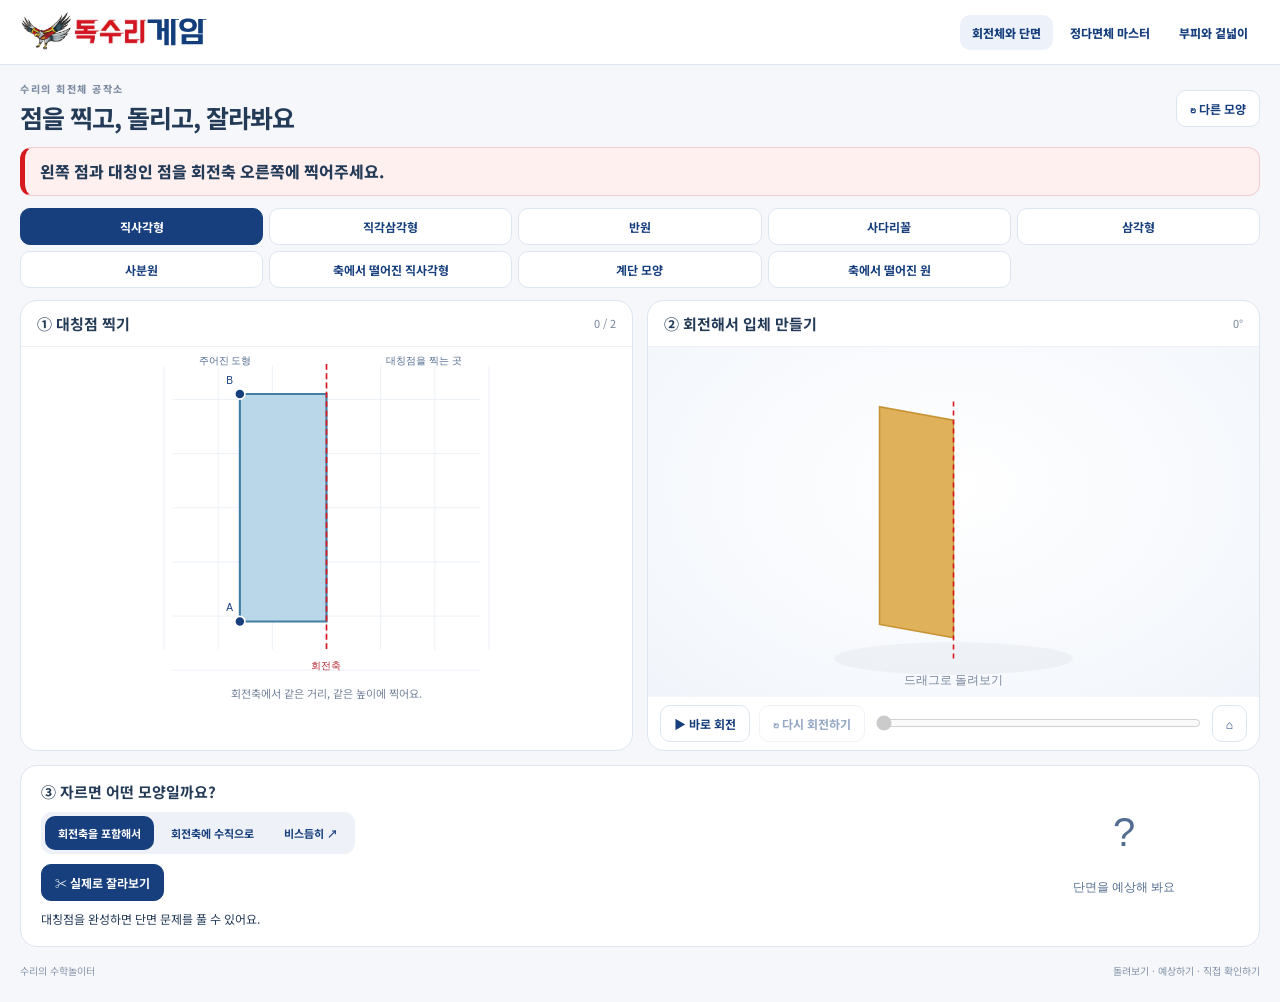
<file: index.html>
<!doctype html><html lang="ko"><head><meta charset="utf-8"><meta name="viewport" content="width=device-width,initial-scale=1"><title>수리의 입체도형 연구소</title><meta name="description" content="대칭점을 찍어 회전체를 만들고, 정다면체와 기둥·뿔·구의 부피와 겉넓이를 탐구해요."><meta property="og:title" content="수리의 입체도형 연구소"><meta property="og:image" content="https://eaglemath7.github.io/suri-solids/share-solids.png"><meta name="twitter:card" content="summary_large_image"><link rel="stylesheet" href="style.css?v=free-oblique"></head><body>
<header><a href="https://eaglemath7.github.io/eagle-games/" target="_top" aria-label="독수리 게임 모음"><img src="logo-games.svg" alt="독수리 게임"></a><nav id="moduleNav" aria-label="학습 주제"><a href="#revolve">회전체와 단면</a><a href="#poly">정다면체 마스터</a><a href="#measure">부피와 겉넓이</a></nav></header>
<main><section id="revolve" class="module"><div class="title"><div><p class="eyebrow">수리의 회전체 공작소</p><h1>점을 찍고, 돌리고, 잘라봐요</h1></div><button id="revNext">↻ 다른 모양</button></div><div class="question" id="revQuestion" role="status">왼쪽 점과 대칭인 점을 회전축 오른쪽에 찍어주세요.</div><div class="shape-row" id="profileButtons"><button data-profile="cylinder" class="active">직사각형 → 회전</button><button data-profile="cone">직각삼각형 → 회전</button><button data-profile="sphere">반원 → 회전</button></div>
<div class="revolve-grid"><article class="panel"><div class="panel-head"><h2>① 대칭점 찍기</h2><span id="pointCount">0 / 2</span></div><svg id="profile" viewBox="0 0 420 390" role="img" aria-label="왼쪽 도형의 대칭점을 오른쪽에 찍는 활동"></svg><p class="small-hint">회전축에서 같은 거리, 같은 높이에 찍어요.</p></article><article class="panel"><div class="panel-head"><h2>② 회전해서 입체 만들기</h2><span id="angleLabel">0°</span></div><canvas id="revCanvas" aria-label="회전하는 평면과 만들어지는 회전체"></canvas><div class="tools"><button id="quickSpin">▶ 바로 회전</button><button id="spin" disabled>↻ 다시 회전하기</button><input id="spinProgress" type="range" min="0" max="360" value="0" aria-label="회전 각도" disabled><button id="revHome" aria-label="회전체 처음 시점">⌂</button></div></article></div>
<article class="panel slice-panel"><div class="slice-left"><h2>③ 자르면 어떤 모양일까요?</h2><div class="seg" id="sliceButtons"><button data-slice="axis" class="active">회전축을 포함해서</button><button data-slice="level">회전축에 수직으로</button><button data-slice="oblique">비스듬히 ↗</button></div><label id="heightControl" hidden>자르는 높이 <input id="sliceHeight" type="range" min="-80" max="80" value="0"></label><label id="tiltControl" hidden>기울기 <input id="sliceTilt" type="range" min="10" max="75" value="35"><output id="tiltValue">35°</output></label><div id="sliceChoices" hidden></div><button id="showSection" class="primary">✂ 실제로 잘라보기</button><p id="sliceMessage" role="status">대칭점을 완성하면 단면 문제를 풀 수 있어요.</p></div><div class="slice-result"><svg id="sliceSvg" viewBox="0 0 220 150" role="img" aria-label="잘랐을 때 나타나는 단면"></svg><button id="restoreSolid" hidden>입체 다시 보기</button></div></article></section>
<section id="poly" class="module" hidden><details class="poly-definition" open><summary>정다면체란?</summary><p>모든 면이 서로 <strong>합동인 정다각형</strong>이고, 각 꼭짓점에 모이는 <strong>면의 개수가 모두 같은</strong> 다면체예요.</p></details><div class="title"><div><p class="eyebrow">수리의 수학놀이터</p><h1>정다면체 마스터</h1></div><button id="polyNext">↻ 다음 문제</button></div><div id="polyQuestion" class="question" role="status">정다면체를 돌려 보며 면·모서리·꼭짓점을 세어보세요.</div><div id="polyButtons" class="shape-row"><button data-poly="4">정사면체</button><button data-poly="6" class="active">정육면체</button><button data-poly="8">정팔면체</button><button data-poly="12">정십이면체</button><button data-poly="20">정이십면체</button><div class="thought-tools"><a class="poly-summary-link" href="summary.html">한 장 정리</a><button data-poly="-6">정삼각형 6개</button><button data-poly="-10">정삼각형 10개</button><button data-poly="-32">축구공 모양</button></div></div><div class="explore-grid"><article class="panel"><div id="cubeNetPicker" class="cube-net-picker"><div class="cube-net-heading"><b id="polyNetHeading">정육면체 전개도 11</b><span>작은 그림을 누르면 그 모양으로 펼쳐져요.</span></div><div id="cubeNetList" aria-label="정육면체 전개도 11가지"></div></div><div class="poly-stage"><div class="poly-stage-toolbar"><button id="polyDragCut" type="button" aria-pressed="false">✂ 그어서 자르기</button><button id="polySliceToggle" class="poly-slice-toggle" aria-pressed="false">도형을 자른 단면 보기</button></div><div id="polySliceInset" class="poly-slice-inset" hidden><svg id="polySliceSvg" viewBox="0 0 120 110" aria-label="정다면체를 자른 단면 모양"></svg><strong id="polySliceName"></strong></div><svg id="polyCutGuide" class="poly-cut-guide" aria-hidden="true" hidden></svg><canvas id="polyCanvas" aria-label="접고 펼칠 수 있는 정다면체와 전개도"></canvas><div id="countSuri" class="count-suri" hidden aria-hidden="true"><svg viewBox="0 610 650 570" aria-hidden="true"><image href="suri-flying.png" width="1312" height="1199"/></svg><span id="countNumber"></span></div></div><div id="countHelpBar" class="count-help-bar" hidden><strong id="countStatus" role="status"></strong><label><input id="countVoice" type="checkbox" checked> 숫자 읽기</label><button id="countStop" type="button">세기 멈추기</button></div><div id="polySliceControls" class="poly-slice-controls" hidden><div id="polySliceDirections"><button data-poly-cut="level" class="active">가로</button><button data-poly-cut="vertical">세로</button><button data-poly-cut="oblique">비스듬히</button></div><label>위치 <input id="polySlicePosition" type="range" min="-90" max="90" value="0" aria-label="정다면체 자르는 위치"></label></div><div id="polyObliqueAngles" class="poly-oblique-angles" hidden><label>기울기 <input id="polySliceTilt" type="range" min="1" max="89" value="55" aria-label="자르는 평면의 기울기"><output id="polyTiltValue">55°</output></label><label>방향 <input id="polySliceAzimuth" type="range" min="0" max="359" value="45" aria-label="자르는 평면의 방향"><output id="polyAzimuthValue">45°</output></label></div><div class="poly-transport" id="polyTransport"><button id="polyUnfold" class="primary">▶ 전개도로 펼치기</button><button id="polyFold" disabled>↶ 다시 접기</button><span id="polyFoldState" role="status">입체도형</span></div><div class="poly-scrubber" id="polyScrubber"><span>입체</span><input id="polyProgress" type="range" min="0" max="1000" value="0" aria-label="정다면체 펼친 정도"><span>전개도</span></div><p class="net-key" id="polyLineKey"><span>━ 자른 선</span><span>┄ 접는 선</span></p><div class="tools"><label><input id="showVertices" type="checkbox"> 꼭짓점 표시</label><label><input id="showEdges" type="checkbox" checked> 모서리 표시</label><label class="opacity-control">투명도 <input id="polyOpacity" type="range" min="0" max="80" value="50" aria-label="정다면체 면의 투명도"><output id="polyOpacityValue">50%</output></label><button id="polyHome" aria-label="정다면체 처음 시점">⌂</button></div><p class="small-hint" id="polyGestureHint">드래그해서 돌려봐요. 개수 문제는 접은 입체 기준이에요.</p></article><article class="panel poly-card"><h2 id="polyCardTitle">직접 세어봐요</h2><details class="poly-info-details" open><summary>도형 설명 <span class="inline-suri-help">(도움이 필요하면 수리를 눌러봐)</span></summary><p id="polyFaceInfo"></p><p id="parallelNote" class="parallel-note"></p></details><div id="thoughtPanel" hidden><p class="thought-prompt">이 입체는 정다면체일까요?</p><div class="thought-choices"><button data-verdict="yes">정다면체예요</button><button data-verdict="no">정다면체가 아니에요</button></div><p id="thoughtFeedback" role="status">정다면체의 두 조건을 떠올리며 먼저 골라보세요.</p><div id="thoughtInspect" hidden></div><div id="thoughtFaceCompare" hidden></div></div><form id="polyForm"><div class="count-answer-row"><label for="faceAnswer">면</label><div class="answer-control"><input id="faceAnswer" type="number" min="1" max="50" required inputmode="numeric"><span>개</span><button type="button" class="suri-count-help" data-count="face" aria-label="수리와 면 세기" title="수리와 면 세기"><svg viewBox="490 55 470 480" aria-hidden="true"><image href="suri-character.png" width="1312" height="1199"/></svg></button></div></div><div class="count-answer-row"><label for="edgeAnswer">모서리</label><div class="answer-control"><input id="edgeAnswer" type="number" min="1" max="100" required inputmode="numeric"><span>개</span><button type="button" class="suri-count-help" data-count="edge" aria-label="수리와 모서리 세기" title="수리와 모서리 세기"><svg viewBox="490 55 470 480" aria-hidden="true"><image href="suri-character.png" width="1312" height="1199"/></svg></button></div></div><div class="count-answer-row"><label for="vertexAnswer">꼭짓점</label><div class="answer-control"><input id="vertexAnswer" type="number" min="1" max="100" required inputmode="numeric"><span>개</span><button type="button" class="suri-count-help" data-count="vertex" aria-label="수리와 꼭짓점 세기" title="수리와 꼭짓점 세기"><svg viewBox="490 55 470 480" aria-hidden="true"><image href="suri-character.png" width="1312" height="1199"/></svg></button></div></div><button class="primary" type="submit">내 답 확인하기</button><button id="polyHint" type="button" aria-expanded="false" aria-controls="polyFacts">💡 힌트 보기</button></form><p id="polyMessage" role="status">면을 이루는 도형과 한 꼭짓점에 모이는 면을 살펴보세요.</p><div id="polyFacts" hidden></div></article></div><details class="panel thinking"><summary>정다면체는 왜 다섯 가지뿐일까요?</summary><p>한 꼭짓점에는 <b>3개 이상의 면</b>이 모여야 해요. 모인 각의 합이 <b>360°보다 작아야</b> 볼록한 입체로 접을 수 있어요. 360°이면 평평해지고, 360°를 넘으면 면이 겹쳐요.</p><div id="angleDemo"></div></details></section>
<section id="measure" class="module" hidden><div class="title"><div><p class="eyebrow">수리의 부피·겉넓이 실험실</p><h1>크기를 바꾸며 원리를 찾아요</h1></div><button id="measureNext">↻ 새 크기</button></div><div class="shape-row" id="measureButtons"><button data-solid="cylinder" class="active">원기둥</button><button data-solid="cone">원뿔</button><button data-solid="sphere">구</button><button data-solid="prism">정사각기둥</button><button data-solid="pyramid">정사각뿔</button></div><div class="question" id="measureQuestion" role="status">부피를 구하는 식을 골라주세요.</div><div class="explore-grid"><article class="panel"><canvas id="measureCanvas" aria-label="크기를 바꿀 수 있는 기둥·뿔·구"></canvas><div class="size-controls"><label><span id="radiusLabel">반지름</span> <input id="radius" type="range" min="1" max="4" value="2" step="0.5"><output id="radiusValue">2 cm</output></label><label id="measureHeightControl">높이 <input id="measureHeight" type="range" min="2" max="8" value="4" step="0.5"><output id="heightValue">4 cm</output></label></div><button id="measureHome" class="home-small" aria-label="입체 처음 시점">⌂</button></article><article class="panel measure-card"><div id="measureMode" class="seg"><button data-measure="volume" class="active">부피</button><button data-measure="surface">겉넓이</button></div><p id="measureGiven"></p><h2>어떤 식으로 구할까요?</h2><div id="formulaChoices" class="formula-choices"></div><p id="measureMessage" role="status">기호를 살펴보고 식을 골라주세요.</p><button id="measureHint">💡 원리 살펴보기</button></article></div><article id="principle" class="panel principle" hidden><h2 id="principleTitle"></h2><p id="principleText"></p><div id="principleVisual"></div><button id="principlePlay" hidden>▶ 채우기 실험</button><p class="small-hint">수치는 π를 그대로 쓴 정확한 값과 소수 둘째 자리까지의 근삿값을 함께 확인해요.</p></article></section>
<footer>수리의 수학놀이터 <span>돌려보기 · 예상하기 · 직접 확인하기</span></footer></main><script src="geometry.js?v=layer-counting2"></script><script src="renderer.js?v=drag-cut-attached"></script><script src="poly-nets.js?v=landscape-nets"></script><script src="revolution-sections.js?v=visible-hidden"></script><script src="poly-sections.js?v=free-oblique"></script><script src="app.js?v=free-oblique"></script></body></html>
</file>
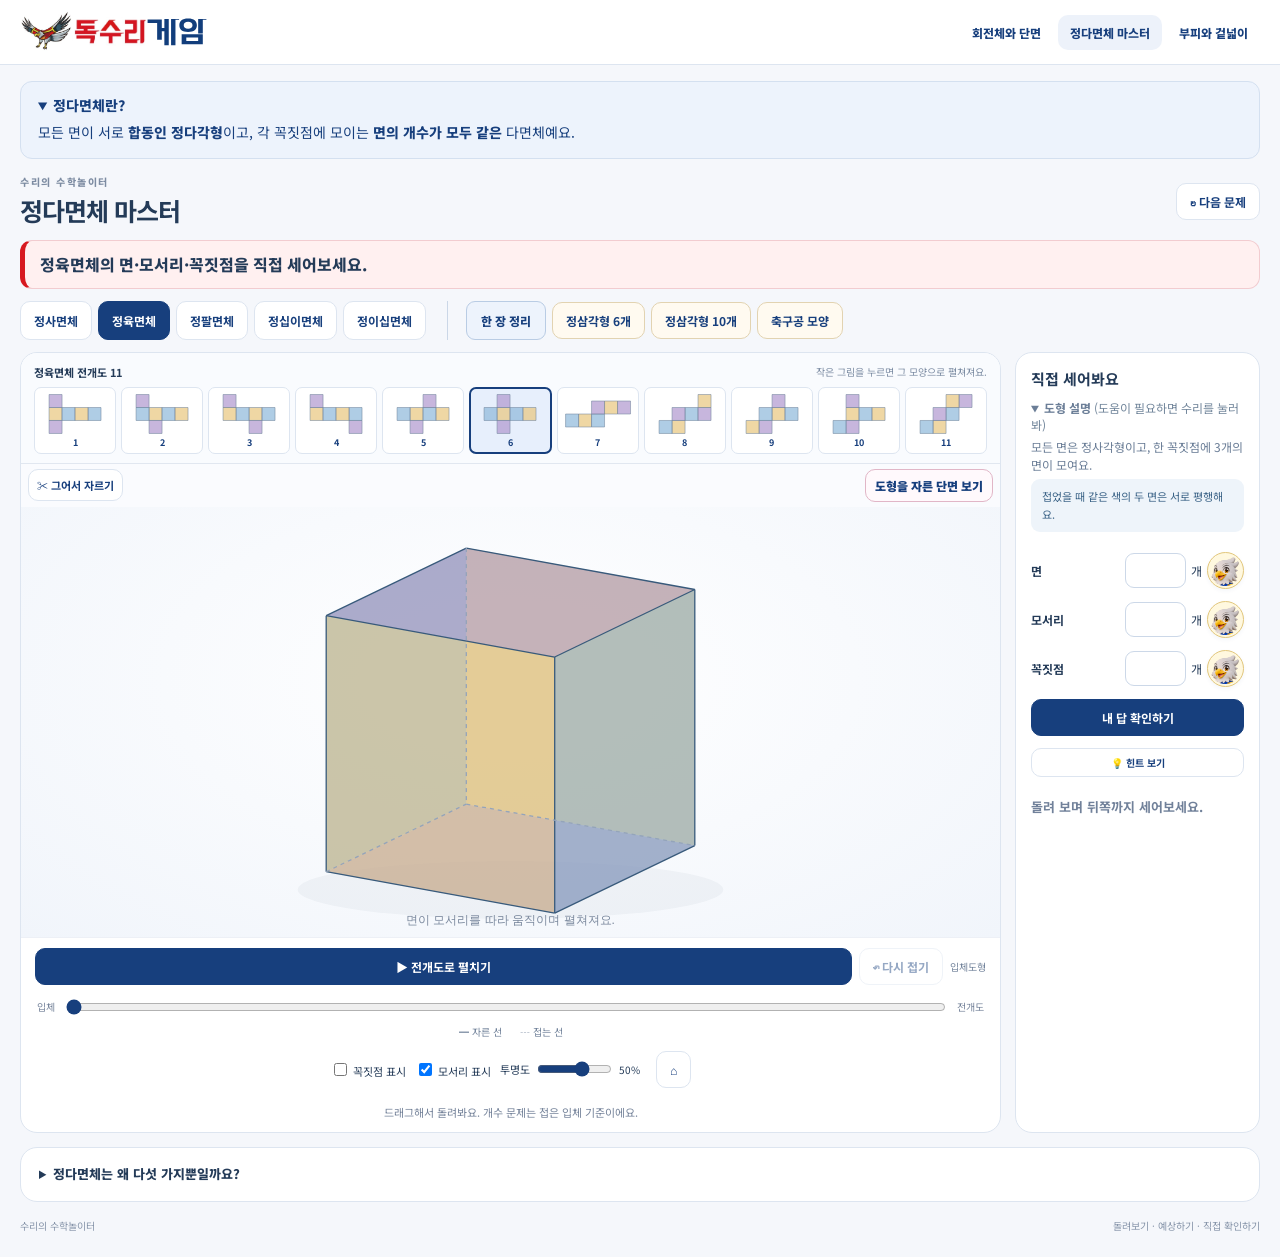
<file: poly.html>
<!doctype html><html lang="ko"><head><meta charset="utf-8"><meta name="viewport" content="width=device-width,initial-scale=1"><title>정다면체 마스터</title><meta name="description" content="다섯 정다면체를 돌리고 펼치며 면·모서리·꼭짓점을 탐구해요."><meta property="og:title" content="정다면체 마스터"><meta property="og:image" content="https://eaglemath7.github.io/suri-solids/share-poly-master.png"><meta name="twitter:card" content="summary_large_image"><link rel="stylesheet" href="style.css?v=free-oblique"><meta property="og:description" content="다섯 정다면체를 돌리고 펼치며 면·모서리·꼭짓점을 탐구해요."><meta property="og:image:width" content="1200"><meta property="og:image:height" content="630"></head><body><script>if(!location.hash)history.replaceState(null,'',location.pathname+location.search+'#poly');</script>
<header><a href="https://eaglemath7.github.io/eagle-games/" target="_top" aria-label="독수리 게임 모음"><img src="logo-games.svg" alt="독수리 게임"></a><nav id="moduleNav" aria-label="학습 주제"><a href="#revolve">회전체와 단면</a><a href="#poly">정다면체 마스터</a><a href="#measure">부피와 겉넓이</a></nav></header>
<main><section id="revolve" class="module"><div class="title"><div><p class="eyebrow">수리의 회전체 공작소</p><h1>점을 찍고, 돌리고, 잘라봐요</h1></div><button id="revNext">↻ 다른 모양</button></div><div class="question" id="revQuestion" role="status">왼쪽 점과 대칭인 점을 회전축 오른쪽에 찍어주세요.</div><div class="shape-row" id="profileButtons"><button data-profile="cylinder" class="active">직사각형 → 회전</button><button data-profile="cone">직각삼각형 → 회전</button><button data-profile="sphere">반원 → 회전</button></div>
<div class="revolve-grid"><article class="panel"><div class="panel-head"><h2>① 대칭점 찍기</h2><span id="pointCount">0 / 2</span></div><svg id="profile" viewBox="0 0 420 390" role="img" aria-label="왼쪽 도형의 대칭점을 오른쪽에 찍는 활동"></svg><p class="small-hint">회전축에서 같은 거리, 같은 높이에 찍어요.</p></article><article class="panel"><div class="panel-head"><h2>② 회전해서 입체 만들기</h2><span id="angleLabel">0°</span></div><canvas id="revCanvas" aria-label="회전하는 평면과 만들어지는 회전체"></canvas><div class="tools"><button id="quickSpin">▶ 바로 회전</button><button id="spin" disabled>↻ 다시 회전하기</button><input id="spinProgress" type="range" min="0" max="360" value="0" aria-label="회전 각도" disabled><button id="revHome" aria-label="회전체 처음 시점">⌂</button></div></article></div>
<article class="panel slice-panel"><div class="slice-left"><h2>③ 자르면 어떤 모양일까요?</h2><div class="seg" id="sliceButtons"><button data-slice="axis" class="active">회전축을 포함해서</button><button data-slice="level">회전축에 수직으로</button><button data-slice="oblique">비스듬히 ↗</button></div><label id="heightControl" hidden>자르는 높이 <input id="sliceHeight" type="range" min="-80" max="80" value="0"></label><label id="tiltControl" hidden>기울기 <input id="sliceTilt" type="range" min="10" max="75" value="35"><output id="tiltValue">35°</output></label><div id="sliceChoices" hidden></div><button id="showSection" class="primary">✂ 실제로 잘라보기</button><p id="sliceMessage" role="status">대칭점을 완성하면 단면 문제를 풀 수 있어요.</p></div><div class="slice-result"><svg id="sliceSvg" viewBox="0 0 220 150" role="img" aria-label="잘랐을 때 나타나는 단면"></svg><button id="restoreSolid" hidden>입체 다시 보기</button></div></article></section>
<section id="poly" class="module" hidden><details class="poly-definition" open><summary>정다면체란?</summary><p>모든 면이 서로 <strong>합동인 정다각형</strong>이고, 각 꼭짓점에 모이는 <strong>면의 개수가 모두 같은</strong> 다면체예요.</p></details><div class="title"><div><p class="eyebrow">수리의 수학놀이터</p><h1>정다면체 마스터</h1></div><button id="polyNext">↻ 다음 문제</button></div><div id="polyQuestion" class="question" role="status">정다면체를 돌려 보며 면·모서리·꼭짓점을 세어보세요.</div><div id="polyButtons" class="shape-row"><button data-poly="4">정사면체</button><button data-poly="6" class="active">정육면체</button><button data-poly="8">정팔면체</button><button data-poly="12">정십이면체</button><button data-poly="20">정이십면체</button><div class="thought-tools"><a class="poly-summary-link" href="summary.html">한 장 정리</a><button data-poly="-6">정삼각형 6개</button><button data-poly="-10">정삼각형 10개</button><button data-poly="-32">축구공 모양</button></div></div><div class="explore-grid"><article class="panel"><div id="cubeNetPicker" class="cube-net-picker"><div class="cube-net-heading"><b id="polyNetHeading">정육면체 전개도 11</b><span>작은 그림을 누르면 그 모양으로 펼쳐져요.</span></div><div id="cubeNetList" aria-label="정육면체 전개도 11가지"></div></div><div class="poly-stage"><div class="poly-stage-toolbar"><button id="polyDragCut" type="button" aria-pressed="false">✂ 그어서 자르기</button><button id="polySliceToggle" class="poly-slice-toggle" aria-pressed="false">도형을 자른 단면 보기</button></div><div id="polySliceInset" class="poly-slice-inset" hidden><svg id="polySliceSvg" viewBox="0 0 120 110" aria-label="정다면체를 자른 단면 모양"></svg><strong id="polySliceName"></strong></div><svg id="polyCutGuide" class="poly-cut-guide" aria-hidden="true" hidden></svg><canvas id="polyCanvas" aria-label="접고 펼칠 수 있는 정다면체와 전개도"></canvas><div id="countSuri" class="count-suri" hidden aria-hidden="true"><svg viewBox="0 610 650 570" aria-hidden="true"><image href="suri-flying.png" width="1312" height="1199"/></svg><span id="countNumber"></span></div></div><div id="countHelpBar" class="count-help-bar" hidden><strong id="countStatus" role="status"></strong><label><input id="countVoice" type="checkbox" checked> 숫자 읽기</label><button id="countStop" type="button">세기 멈추기</button></div><div id="polySliceControls" class="poly-slice-controls" hidden><div id="polySliceDirections"><button data-poly-cut="level" class="active">가로</button><button data-poly-cut="vertical">세로</button><button data-poly-cut="oblique">비스듬히</button></div><label>위치 <input id="polySlicePosition" type="range" min="-90" max="90" value="0" aria-label="정다면체 자르는 위치"></label></div><div id="polyObliqueAngles" class="poly-oblique-angles" hidden><label>기울기 <input id="polySliceTilt" type="range" min="1" max="89" value="55" aria-label="자르는 평면의 기울기"><output id="polyTiltValue">55°</output></label><label>방향 <input id="polySliceAzimuth" type="range" min="0" max="359" value="45" aria-label="자르는 평면의 방향"><output id="polyAzimuthValue">45°</output></label></div><div class="poly-transport" id="polyTransport"><button id="polyUnfold" class="primary">▶ 전개도로 펼치기</button><button id="polyFold" disabled>↶ 다시 접기</button><span id="polyFoldState" role="status">입체도형</span></div><div class="poly-scrubber" id="polyScrubber"><span>입체</span><input id="polyProgress" type="range" min="0" max="1000" value="0" aria-label="정다면체 펼친 정도"><span>전개도</span></div><p class="net-key" id="polyLineKey"><span>━ 자른 선</span><span>┄ 접는 선</span></p><div class="tools"><label><input id="showVertices" type="checkbox"> 꼭짓점 표시</label><label><input id="showEdges" type="checkbox" checked> 모서리 표시</label><label class="opacity-control">투명도 <input id="polyOpacity" type="range" min="0" max="80" value="50" aria-label="정다면체 면의 투명도"><output id="polyOpacityValue">50%</output></label><button id="polyHome" aria-label="정다면체 처음 시점">⌂</button></div><p class="small-hint" id="polyGestureHint">드래그해서 돌려봐요. 개수 문제는 접은 입체 기준이에요.</p></article><article class="panel poly-card"><h2 id="polyCardTitle">직접 세어봐요</h2><details class="poly-info-details" open><summary>도형 설명 <span class="inline-suri-help">(도움이 필요하면 수리를 눌러봐)</span></summary><p id="polyFaceInfo"></p><p id="parallelNote" class="parallel-note"></p></details><div id="thoughtPanel" hidden><p class="thought-prompt">이 입체는 정다면체일까요?</p><div class="thought-choices"><button data-verdict="yes">정다면체예요</button><button data-verdict="no">정다면체가 아니에요</button></div><p id="thoughtFeedback" role="status">정다면체의 두 조건을 떠올리며 먼저 골라보세요.</p><div id="thoughtInspect" hidden></div><div id="thoughtFaceCompare" hidden></div></div><form id="polyForm"><div class="count-answer-row"><label for="faceAnswer">면</label><div class="answer-control"><input id="faceAnswer" type="number" min="1" max="50" required inputmode="numeric"><span>개</span><button type="button" class="suri-count-help" data-count="face" aria-label="수리와 면 세기" title="수리와 면 세기"><svg viewBox="490 55 470 480" aria-hidden="true"><image href="suri-character.png" width="1312" height="1199"/></svg></button></div></div><div class="count-answer-row"><label for="edgeAnswer">모서리</label><div class="answer-control"><input id="edgeAnswer" type="number" min="1" max="100" required inputmode="numeric"><span>개</span><button type="button" class="suri-count-help" data-count="edge" aria-label="수리와 모서리 세기" title="수리와 모서리 세기"><svg viewBox="490 55 470 480" aria-hidden="true"><image href="suri-character.png" width="1312" height="1199"/></svg></button></div></div><div class="count-answer-row"><label for="vertexAnswer">꼭짓점</label><div class="answer-control"><input id="vertexAnswer" type="number" min="1" max="100" required inputmode="numeric"><span>개</span><button type="button" class="suri-count-help" data-count="vertex" aria-label="수리와 꼭짓점 세기" title="수리와 꼭짓점 세기"><svg viewBox="490 55 470 480" aria-hidden="true"><image href="suri-character.png" width="1312" height="1199"/></svg></button></div></div><button class="primary" type="submit">내 답 확인하기</button><button id="polyHint" type="button" aria-expanded="false" aria-controls="polyFacts">💡 힌트 보기</button></form><p id="polyMessage" role="status">면을 이루는 도형과 한 꼭짓점에 모이는 면을 살펴보세요.</p><div id="polyFacts" hidden></div></article></div><details class="panel thinking"><summary>정다면체는 왜 다섯 가지뿐일까요?</summary><p>한 꼭짓점에는 <b>3개 이상의 면</b>이 모여야 해요. 모인 각의 합이 <b>360°보다 작아야</b> 볼록한 입체로 접을 수 있어요. 360°이면 평평해지고, 360°를 넘으면 면이 겹쳐요.</p><div id="angleDemo"></div></details></section>
<section id="measure" class="module" hidden><div class="title"><div><p class="eyebrow">수리의 부피·겉넓이 실험실</p><h1>크기를 바꾸며 원리를 찾아요</h1></div><button id="measureNext">↻ 새 크기</button></div><div class="shape-row" id="measureButtons"><button data-solid="cylinder" class="active">원기둥</button><button data-solid="cone">원뿔</button><button data-solid="sphere">구</button><button data-solid="prism">정사각기둥</button><button data-solid="pyramid">정사각뿔</button></div><div class="question" id="measureQuestion" role="status">부피를 구하는 식을 골라주세요.</div><div class="explore-grid"><article class="panel"><canvas id="measureCanvas" aria-label="크기를 바꿀 수 있는 기둥·뿔·구"></canvas><div class="size-controls"><label><span id="radiusLabel">반지름</span> <input id="radius" type="range" min="1" max="4" value="2" step="0.5"><output id="radiusValue">2 cm</output></label><label id="measureHeightControl">높이 <input id="measureHeight" type="range" min="2" max="8" value="4" step="0.5"><output id="heightValue">4 cm</output></label></div><button id="measureHome" class="home-small" aria-label="입체 처음 시점">⌂</button></article><article class="panel measure-card"><div id="measureMode" class="seg"><button data-measure="volume" class="active">부피</button><button data-measure="surface">겉넓이</button></div><p id="measureGiven"></p><h2>어떤 식으로 구할까요?</h2><div id="formulaChoices" class="formula-choices"></div><p id="measureMessage" role="status">기호를 살펴보고 식을 골라주세요.</p><button id="measureHint">💡 원리 살펴보기</button></article></div><article id="principle" class="panel principle" hidden><h2 id="principleTitle"></h2><p id="principleText"></p><div id="principleVisual"></div><button id="principlePlay" hidden>▶ 채우기 실험</button><p class="small-hint">수치는 π를 그대로 쓴 정확한 값과 소수 둘째 자리까지의 근삿값을 함께 확인해요.</p></article></section>
<footer>수리의 수학놀이터 <span>돌려보기 · 예상하기 · 직접 확인하기</span></footer></main><script src="geometry.js?v=layer-counting2"></script><script src="renderer.js?v=drag-cut-attached"></script><script src="poly-nets.js?v=landscape-nets"></script><script src="revolution-sections.js?v=visible-hidden"></script><script src="poly-sections.js?v=free-oblique"></script><script src="app.js?v=free-oblique"></script></body></html>
</file>
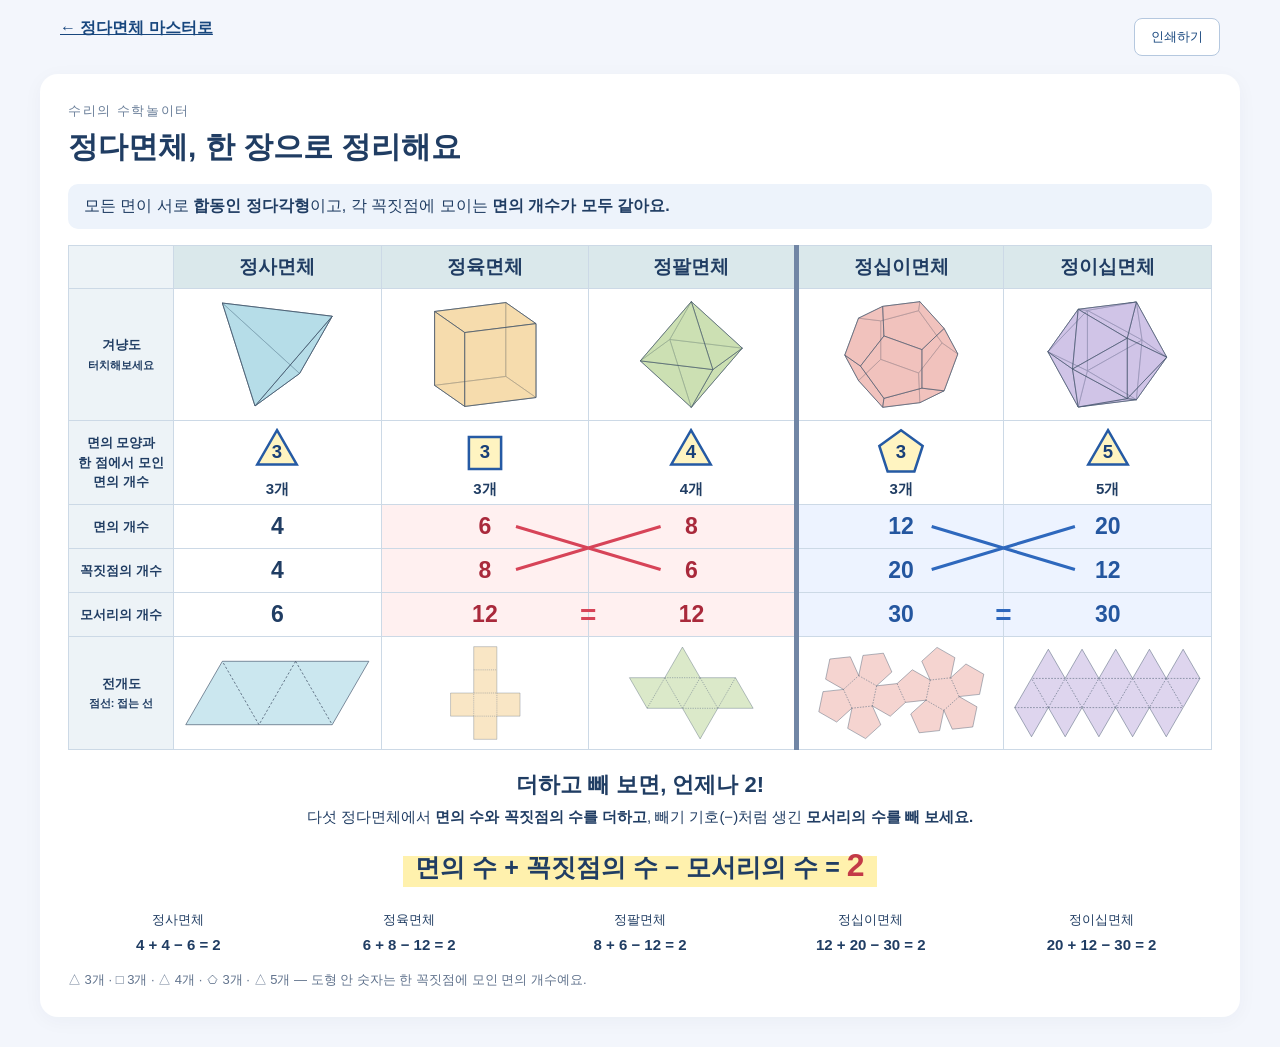
<file: summary.html>
<!doctype html><html lang="ko"><meta charset="utf-8"><meta name="viewport" content="width=device-width,initial-scale=1"><meta name="description" content="다섯 정다면체의 면·꼭짓점·모서리를 한 장으로 비교해요."><meta property="og:type" content="website"><meta property="og:title" content="정다면체 마스터 · 한 장 정리"><meta property="og:description" content="다섯 정다면체의 모양과 개수를 한눈에 비교해요. 겨냥도를 터치하면 회전해요."><meta property="og:image" content="https://eaglemath7.github.io/suri-solids/share-poly-master.png"><meta property="og:image:width" content="1200"><meta property="og:image:height" content="630"><meta name="twitter:card" content="summary_large_image"><meta name="twitter:image" content="https://eaglemath7.github.io/suri-solids/share-poly-master.png"><title>정다면체 한 장 정리 · 독수리 게임</title><link rel="stylesheet" href="summary.css?v=edge-equals"><header><a href="./#poly">← 정다면체 마스터로</a><button onclick="window.print()">인쇄하기</button></header><main><p class="eyebrow">수리의 수학놀이터</p><h1>정다면체, 한 장으로 정리해요</h1><p class="definition">모든 면이 서로 <b>합동인 정다각형</b>이고, 각 꼭짓점에 모이는 <b>면의 개수가 모두 같아요.</b></p><div class="table-scroll"><table><thead><tr><th></th><th>정사면체</th><th>정육면체</th><th>정팔면체</th><th>정십이면체</th><th>정이십면체</th></tr></thead><tbody><tr class="row-0"><th>겨냥도<br><small>터치해보세요</small></th><td class=""><svg viewBox="-2.0158534342085774 -1.7414526602517542 4.031706868417155 3.8018271123877936" role="img"><g fill="#a9d8e4" fill-opacity=".6" stroke="#42546a" stroke-width=".025" stroke-linejoin="round"><polygon points="-1.8158534342085773,-1.5414526602517542 1.8158534342085773,-1.1060534797322807 0.7366656673640466,0.7871316878479956"/><polygon points="-1.8158534342085773,-1.5414526602517542 0.7366656673640466,0.7871316878479956 -0.7366656673640466,1.8603744521360395"/><polygon points="0.7366656673640466,0.7871316878479956 1.8158534342085773,-1.1060534797322807 -0.7366656673640466,1.8603744521360395"/><polygon points="-0.7366656673640466,1.8603744521360395 1.8158534342085773,-1.1060534797322807 -1.8158534342085773,-1.5414526602517542"/></g></svg></td><td class=""><svg viewBox="-2.0158534342085774 -2.0603744521360396 4.031706868417155 4.120748904272079" role="img"><g fill="#f5d69e" fill-opacity=".6" stroke="#42546a" stroke-width=".025" stroke-linejoin="round"><polygon points="0.7366656673640466,0.7871316878479956 -1.8158534342085773,1.1060534797322807 -1.8158534342085773,-1.5414526602517542 0.7366656673640466,-1.8603744521360395"/><polygon points="1.8158534342085773,1.5414526602517542 0.7366656673640466,0.7871316878479956 0.7366656673640466,-1.8603744521360395 1.8158534342085773,-1.1060534797322807"/><polygon points="-0.7366656673640466,1.8603744521360395 -1.8158534342085773,1.1060534797322807 0.7366656673640466,0.7871316878479956 1.8158534342085773,1.5414526602517542"/><polygon points="0.7366656673640466,-1.8603744521360395 -1.8158534342085773,-1.5414526602517542 -0.7366656673640466,-0.7871316878479956 1.8158534342085773,-1.1060534797322807"/><polygon points="-1.8158534342085773,-1.5414526602517542 -1.8158534342085773,1.1060534797322807 -0.7366656673640466,1.8603744521360395 -0.7366656673640466,-0.7871316878479956"/><polygon points="-0.7366656673640466,-0.7871316878479956 -0.7366656673640466,1.8603744521360395 1.8158534342085773,1.5414526602517542 1.8158534342085773,-1.1060534797322807"/></g></svg></td><td class=""><svg viewBox="-2.4105463856069242 -2.4928075739014544 4.8210927712138485 4.985615147802909" role="img"><g fill="#c4dba6" fill-opacity=".6" stroke="#42546a" stroke-width=".025" stroke-linejoin="round"><polygon points="-0.9346040215407612,-0.6532611247090354 2.210546385606924,-0.2761943735922448 0,2.292807573901454"/><polygon points="0,-2.292807573901454 2.210546385606924,-0.2761943735922448 -0.9346040215407612,-0.6532611247090354"/><polygon points="0,2.292807573901454 -2.210546385606924,0.2761943735922448 -0.9346040215407612,-0.6532611247090354"/><polygon points="-0.9346040215407612,-0.6532611247090354 -2.210546385606924,0.2761943735922448 0,-2.292807573901454"/><polygon points="0,2.292807573901454 2.210546385606924,-0.2761943735922448 0.9346040215407612,0.6532611247090354"/><polygon points="0.9346040215407612,0.6532611247090354 2.210546385606924,-0.2761943735922448 0,-2.292807573901454"/><polygon points="0.9346040215407612,0.6532611247090354 -2.210546385606924,0.2761943735922448 0,2.292807573901454"/><polygon points="0,-2.292807573901454 -2.210546385606924,0.2761943735922448 0.9346040215407612,0.6532611247090354"/></g></svg></td><td class=""><svg viewBox="-2.598518691715434 -2.440429713527857 5.197037383430868 4.880859427055714" role="img"><g fill="#eeb7b1" fill-opacity=".6" stroke="#42546a" stroke-width=".025" stroke-linejoin="round"><polygon points="0.7366656673640466,-1.8603744521360395 1.731543971562417,-0.4911111491970941 0.7366656673640466,0.7871316878479956 -0.8730812434987738,0.20786590407900873 -0.8730812434987738,-1.4283828758551618"/><polygon points="0.7887717808526133,2.0433252063903486 -0.7887717808526133,2.240429713527857 -1.8158534342085773,1.1060534797322807 -0.8730812434987738,0.20786590407900873 0.7366656673640466,0.7871316878479956"/><polygon points="-0.8730812434987738,-1.4283828758551618 -0.8730812434987738,0.20786590407900873 -1.8158534342085773,1.1060534797322807 -2.398518691715434,0.024915149824699827 -1.8158534342085773,-1.5414526602517542"/><polygon points="1.8158534342085773,1.5414526602517542 0.7887717808526133,2.0433252063903486 0.7366656673640466,0.7871316878479956 1.731543971562417,-0.4911111491970941 2.398518691715434,-0.024915149824699827"/><polygon points="0.7366656673640466,-1.8603744521360395 -0.8730812434987738,-1.4283828758551618 -1.8158534342085773,-1.5414526602517542 -0.7887717808526133,-2.0433252063903486 0.7887717808526133,-2.240429713527857"/><polygon points="2.398518691715434,-0.024915149824699827 1.731543971562417,-0.4911111491970941 0.7366656673640466,-1.8603744521360395 0.7887717808526133,-2.240429713527857 1.8158534342085773,-1.1060534797322807"/><polygon points="-1.731543971562417,0.4911111491970941 -2.398518691715434,0.024915149824699827 -1.8158534342085773,1.1060534797322807 -0.7887717808526133,2.240429713527857 -0.7366656673640466,1.8603744521360395"/><polygon points="1.8158534342085773,1.5414526602517542 0.8730812434987738,1.4283828758551618 -0.7366656673640466,1.8603744521360395 -0.7887717808526133,2.240429713527857 0.7887717808526133,2.0433252063903486"/><polygon points="-0.7366656673640466,-0.7871316878479956 -0.7887717808526133,-2.0433252063903486 -1.8158534342085773,-1.5414526602517542 -2.398518691715434,0.024915149824699827 -1.731543971562417,0.4911111491970941"/><polygon points="0.8730812434987738,-0.20786590407900873 0.8730812434987738,1.4283828758551618 1.8158534342085773,1.5414526602517542 2.398518691715434,-0.024915149824699827 1.8158534342085773,-1.1060534797322807"/><polygon points="0.7887717808526133,-2.240429713527857 -0.7887717808526133,-2.0433252063903486 -0.7366656673640466,-0.7871316878479956 0.8730812434987738,-0.20786590407900873 1.8158534342085773,-1.1060534797322807"/><polygon points="-0.7366656673640466,-0.7871316878479956 -1.731543971562417,0.4911111491970941 -0.7366656673640466,1.8603744521360395 0.8730812434987738,1.4283828758551618 0.8730812434987738,-0.20786590407900873"/></g></svg></td><td class=""><svg viewBox="-2.5717534814518492 -2.2955825913246497 5.1435069629036985 4.591165182649299" role="img"><g fill="#c9bae3" fill-opacity=".6" stroke="#42546a" stroke-width=".025" stroke-linejoin="round"><polygon points="1.3890526581805709,-0.5783846647560055 -0.7950216664127158,0.6497031719036804 -0.7950216664127158,-1.7610973795010878"/><polygon points="1.1621530096960593,1.805174640945253 -0.7950216664127158,0.6497031719036804 1.3890526581805709,-0.5783846647560055"/><polygon points="-0.7950216664127158,-1.7610973795010878 -0.7950216664127158,0.6497031719036804 -2.371753481451849,-0.10849473043894886"/><polygon points="-1.1621530096960593,2.0955825913246495 -0.7950216664127158,0.6497031719036804 1.1621530096960593,1.805174640945253"/><polygon points="1.1621530096960593,-2.0955825913246495 1.3890526581805709,-0.5783846647560055 -0.7950216664127158,-1.7610973795010878"/><polygon points="-2.371753481451849,-0.10849473043894886 -0.7950216664127158,0.6497031719036804 -1.1621530096960593,2.0955825913246495"/><polygon points="1.1621530096960593,1.805174640945253 1.3890526581805709,-0.5783846647560055 2.371753481451849,0.10849473043894886"/><polygon points="2.371753481451849,0.10849473043894886 1.3890526581805709,-0.5783846647560055 1.1621530096960593,-2.0955825913246495"/><polygon points="-0.7950216664127158,-1.7610973795010878 -2.371753481451849,-0.10849473043894886 -1.1621530096960593,-1.805174640945253"/><polygon points="-0.7950216664127158,-1.7610973795010878 -1.1621530096960593,-1.805174640945253 1.1621530096960593,-2.0955825913246495"/><polygon points="0.7950216664127158,1.7610973795010878 -1.1621530096960593,2.0955825913246495 1.1621530096960593,1.805174640945253"/><polygon points="2.371753481451849,0.10849473043894886 0.7950216664127158,1.7610973795010878 1.1621530096960593,1.805174640945253"/><polygon points="-2.371753481451849,-0.10849473043894886 -1.1621530096960593,2.0955825913246495 -1.3890526581805709,0.5783846647560055"/><polygon points="-1.1621530096960593,-1.805174640945253 -2.371753481451849,-0.10849473043894886 -1.3890526581805709,0.5783846647560055"/><polygon points="1.1621530096960593,-2.0955825913246495 0.7950216664127158,-0.6497031719036804 2.371753481451849,0.10849473043894886"/><polygon points="-1.3890526581805709,0.5783846647560055 -1.1621530096960593,2.0955825913246495 0.7950216664127158,1.7610973795010878"/><polygon points="1.1621530096960593,-2.0955825913246495 -1.1621530096960593,-1.805174640945253 0.7950216664127158,-0.6497031719036804"/><polygon points="0.7950216664127158,-0.6497031719036804 0.7950216664127158,1.7610973795010878 2.371753481451849,0.10849473043894886"/><polygon points="0.7950216664127158,-0.6497031719036804 -1.1621530096960593,-1.805174640945253 -1.3890526581805709,0.5783846647560055"/><polygon points="-1.3890526581805709,0.5783846647560055 0.7950216664127158,1.7610973795010878 0.7950216664127158,-0.6497031719036804"/></g></svg></td></tr><tr class="row-2"><th>면의 모양과<br>한 점에서 모인<br>면의 개수</th><td class=""><span class="polygon-count"><svg viewBox="0 0 64 64" aria-label="정삼각형 안에 3"><polygon points="32,5 55.382685902179844,45.49999999999999 8.61731409782016,45.50000000000001" fill="#fff4c1" stroke="#255aa4" stroke-width="3"/><text x="32" y="38" text-anchor="middle" font-size="22" font-weight="800" fill="#183f78">3</text></svg></span><span>3개</span></td><td class=""><span class="polygon-count"><svg viewBox="0 0 64 64" aria-label="정사각형 안에 3"><polygon points="12.908116907963219,12.908116907963215 51.09188309203678,12.908116907963219 51.09188309203678,51.09188309203678 12.908116907963219,51.09188309203678" fill="#fff4c1" stroke="#255aa4" stroke-width="3"/><text x="32" y="38" text-anchor="middle" font-size="22" font-weight="800" fill="#183f78">3</text></svg></span><span>3개</span></td><td class=""><span class="polygon-count"><svg viewBox="0 0 64 64" aria-label="정삼각형 안에 4"><polygon points="32,5 55.382685902179844,45.49999999999999 8.61731409782016,45.50000000000001" fill="#fff4c1" stroke="#255aa4" stroke-width="3"/><text x="32" y="38" text-anchor="middle" font-size="22" font-weight="800" fill="#183f78">4</text></svg></span><span>4개</span></td><td class=""><span class="polygon-count"><svg viewBox="0 0 64 64" aria-label="정오각형 안에 3"><polygon points="32,5 57.67852593996915,23.656541151876418 47.87020181189678,53.84345884812358 16.12979818810323,53.84345884812358 6.321474060030852,23.656541151876425" fill="#fff4c1" stroke="#255aa4" stroke-width="3"/><text x="32" y="38" text-anchor="middle" font-size="22" font-weight="800" fill="#183f78">3</text></svg></span><span>3개</span></td><td class=""><span class="polygon-count"><svg viewBox="0 0 64 64" aria-label="정삼각형 안에 5"><polygon points="32,5 55.382685902179844,45.49999999999999 8.61731409782016,45.50000000000001" fill="#fff4c1" stroke="#255aa4" stroke-width="3"/><text x="32" y="38" text-anchor="middle" font-size="22" font-weight="800" fill="#183f78">5</text></svg></span><span>5개</span></td></tr><tr class="row-3"><th>면의 개수</th><td class="">4</td><td class="red-pair"><b>6</b><svg class="cross-link" viewBox="0 0 100 100" preserveAspectRatio="none" aria-label="면과 꼭짓점의 개수가 서로 뒤바뀌는 X자 연결"><path d="M15 25 L85 75 M15 75 L85 25" stroke="#d74458" stroke-width="3" fill="none" vector-effect="non-scaling-stroke"/></svg></td><td class="red-pair">8</td><td class="blue-pair"><b>12</b><svg class="cross-link" viewBox="0 0 100 100" preserveAspectRatio="none" aria-label="면과 꼭짓점의 개수가 서로 뒤바뀌는 X자 연결"><path d="M15 25 L85 75 M15 75 L85 25" stroke="#2e68bd" stroke-width="3" fill="none" vector-effect="non-scaling-stroke"/></svg></td><td class="blue-pair">20</td></tr><tr class="row-5"><th>꼭짓점의 개수</th><td class="">4</td><td class="red-pair">8</td><td class="red-pair">6</td><td class="blue-pair">20</td><td class="blue-pair">12</td></tr><tr class="row-4"><th>모서리의 개수</th><td class="">6</td><td class="red-pair">12<span class="edge-equal" aria-label="같다">=</span></td><td class="red-pair">12</td><td class="blue-pair">30<span class="edge-equal" aria-label="같다">=</span></td><td class="blue-pair">30</td></tr><tr class="row-6"><th>전개도<br><small>점선: 접는 선</small></th><td><svg viewBox="-4.119183588453085 -1.3313708498984762 10.197958971132712 3.7941125496954284" role="img" aria-label="전개도: 바깥 테두리는 실선, 안쪽 접는 선은 점선"><g fill="#a9d8e4" fill-opacity=".6" stroke="none"><polygon points="-1.9595917942265424,-1.131370849898476 1.9595917942265424,-1.131370849898476 0,2.262741699796952"/><polygon points="4.440892098500626e-16,2.262741699796952 1.9595917942265424,-1.131370849898476 3.919183588453085,2.262741699796952"/><polygon points="3.919183588453085,2.262741699796952 1.9595917942265424,-1.1313708498984762 5.878775382679627,-1.1313708498984762"/><polygon points="-1.9595917942265422,-1.1313708498984758 -2.220446049250313e-16,2.262741699796952 -3.919183588453085,2.262741699796952"/></g><g fill="none"><line x1="-1.9595917942265424" y1="-1.131370849898476" x2="1.9595917942265424" y2="-1.131370849898476" stroke="#42546a" stroke-width=".035"/><line x1="1.9595917942265424" y1="-1.131370849898476" x2="0" y2="2.262741699796952" stroke="#42546a" stroke-width=".04" stroke-dasharray=".13 .10"/><line x1="0" y1="2.262741699796952" x2="-1.9595917942265424" y2="-1.131370849898476" stroke="#42546a" stroke-width=".04" stroke-dasharray=".13 .10"/><line x1="1.9595917942265424" y1="-1.131370849898476" x2="3.919183588453085" y2="2.262741699796952" stroke="#42546a" stroke-width=".04" stroke-dasharray=".13 .10"/><line x1="3.919183588453085" y1="2.262741699796952" x2="4.440892098500626e-16" y2="2.262741699796952" stroke="#42546a" stroke-width=".035"/><line x1="1.9595917942265424" y1="-1.1313708498984762" x2="5.878775382679627" y2="-1.1313708498984762" stroke="#42546a" stroke-width=".035"/><line x1="5.878775382679627" y1="-1.1313708498984762" x2="3.919183588453085" y2="2.262741699796952" stroke="#42546a" stroke-width=".035"/><line x1="-2.220446049250313e-16" y1="2.262741699796952" x2="-3.919183588453085" y2="2.262741699796952" stroke="#42546a" stroke-width=".035"/><line x1="-3.919183588453085" y1="2.262741699796952" x2="-1.9595917942265422" y2="-1.1313708498984758" stroke="#42546a" stroke-width=".035"/></g></svg></td><td><svg viewBox="-4.356921938165306 -7.12820323027551 8.713843876330612 11.485125168440815" role="img" aria-label="전개도: 바깥 테두리는 실선, 안쪽 접는 선은 점선"><g fill="#f5d69e" fill-opacity=".6" stroke="none"><polygon points="-1.3856406460551018,-1.3856406460551018 1.3856406460551018,-1.3856406460551018 1.3856406460551018,1.3856406460551018 -1.3856406460551018,1.3856406460551018"/><polygon points="1.3856406460551018,1.3856406460551018 1.3856406460551018,-1.3856406460551018 4.156921938165306,-1.3856406460551018 4.156921938165306,1.3856406460551018"/><polygon points="1.3856406460551018,-4.156921938165306 1.3856406460551018,-1.3856406460551018 -1.3856406460551018,-1.3856406460551018 -1.3856406460551018,-4.156921938165306"/><polygon points="-1.3856406460551018,1.3856406460551018 1.3856406460551018,1.3856406460551018 1.3856406460551018,4.156921938165306 -1.3856406460551018,4.156921938165306"/><polygon points="-4.156921938165306,-1.3856406460551018 -1.3856406460551018,-1.3856406460551018 -1.3856406460551018,1.3856406460551018 -4.156921938165306,1.3856406460551018"/><polygon points="1.3856406460551018,-6.92820323027551 1.3856406460551018,-4.156921938165306 -1.3856406460551018,-4.156921938165306 -1.3856406460551018,-6.92820323027551"/></g><g fill="none"><line x1="-1.3856406460551018" y1="-1.3856406460551018" x2="1.3856406460551018" y2="-1.3856406460551018" stroke="#42546a" stroke-width=".04" stroke-dasharray=".13 .10"/><line x1="1.3856406460551018" y1="-1.3856406460551018" x2="1.3856406460551018" y2="1.3856406460551018" stroke="#42546a" stroke-width=".04" stroke-dasharray=".13 .10"/><line x1="1.3856406460551018" y1="1.3856406460551018" x2="-1.3856406460551018" y2="1.3856406460551018" stroke="#42546a" stroke-width=".04" stroke-dasharray=".13 .10"/><line x1="-1.3856406460551018" y1="1.3856406460551018" x2="-1.3856406460551018" y2="-1.3856406460551018" stroke="#42546a" stroke-width=".04" stroke-dasharray=".13 .10"/><line x1="1.3856406460551018" y1="-1.3856406460551018" x2="4.156921938165306" y2="-1.3856406460551018" stroke="#42546a" stroke-width=".035"/><line x1="4.156921938165306" y1="-1.3856406460551018" x2="4.156921938165306" y2="1.3856406460551018" stroke="#42546a" stroke-width=".035"/><line x1="4.156921938165306" y1="1.3856406460551018" x2="1.3856406460551018" y2="1.3856406460551018" stroke="#42546a" stroke-width=".035"/><line x1="1.3856406460551018" y1="-4.156921938165306" x2="1.3856406460551018" y2="-1.3856406460551018" stroke="#42546a" stroke-width=".035"/><line x1="-1.3856406460551018" y1="-1.3856406460551018" x2="-1.3856406460551018" y2="-4.156921938165306" stroke="#42546a" stroke-width=".035"/><line x1="-1.3856406460551018" y1="-4.156921938165306" x2="1.3856406460551018" y2="-4.156921938165306" stroke="#42546a" stroke-width=".04" stroke-dasharray=".13 .10"/><line x1="1.3856406460551018" y1="1.3856406460551018" x2="1.3856406460551018" y2="4.156921938165306" stroke="#42546a" stroke-width=".035"/><line x1="1.3856406460551018" y1="4.156921938165306" x2="-1.3856406460551018" y2="4.156921938165306" stroke="#42546a" stroke-width=".035"/><line x1="-1.3856406460551018" y1="4.156921938165306" x2="-1.3856406460551018" y2="1.3856406460551018" stroke="#42546a" stroke-width=".035"/><line x1="-4.156921938165306" y1="-1.3856406460551018" x2="-1.3856406460551018" y2="-1.3856406460551018" stroke="#42546a" stroke-width=".035"/><line x1="-1.3856406460551018" y1="1.3856406460551018" x2="-4.156921938165306" y2="1.3856406460551018" stroke="#42546a" stroke-width=".035"/><line x1="-4.156921938165306" y1="1.3856406460551018" x2="-4.156921938165306" y2="-1.3856406460551018" stroke="#42546a" stroke-width=".035"/><line x1="1.3856406460551018" y1="-6.92820323027551" x2="1.3856406460551018" y2="-4.156921938165306" stroke="#42546a" stroke-width=".035"/><line x1="-1.3856406460551018" y1="-4.156921938165306" x2="-1.3856406460551018" y2="-6.92820323027551" stroke="#42546a" stroke-width=".035"/><line x1="-1.3856406460551018" y1="-6.92820323027551" x2="1.3856406460551018" y2="-6.92820323027551" stroke="#42546a" stroke-width=".035"/></g></svg></td><td><svg viewBox="-5.291168824543143 -4.119183588453086 12.279393923934 9.218163074019444" role="img" aria-label="전개도: 바깥 테두리는 실선, 안쪽 접는 선은 점선"><g fill="#c4dba6" fill-opacity=".6" stroke="none"><polygon points="-1.697056274847714,-0.9797958971132713 1.697056274847714,-0.9797958971132713 0,1.9595917942265426"/><polygon points="-2.220446049250313e-16,-3.9191835884530857 1.6970562748477143,-0.9797958971132714 -1.6970562748477147,-0.9797958971132714"/><polygon points="-2.220446049250313e-16,1.959591794226543 1.6970562748477143,-0.9797958971132712 3.3941125496954285,1.9595917942265428"/><polygon points="3.3941125496954285,1.9595917942265435 1.6970562748477138,-0.9797958971132715 5.091168824543143,-0.9797958971132714"/><polygon points="2.220446049250313e-16,1.959591794226543 -3.3941125496954285,1.9595917942265428 -1.6970562748477143,-0.9797958971132712"/><polygon points="-1.6970562748477138,-0.979795897113272 -3.3941125496954285,1.959591794226543 -5.091168824543143,-0.9797958971132719"/><polygon points="3.3941125496954285,1.9595917942265428 1.6970562748477136,4.8989794855663575 -8.881784197001252e-16,1.9595917942265428"/><polygon points="5.091168824543143,-0.9797958971132716 6.788225099390857,1.9595917942265435 3.3941125496954276,1.9595917942265437"/></g><g fill="none"><line x1="-1.697056274847714" y1="-0.9797958971132713" x2="1.697056274847714" y2="-0.9797958971132713" stroke="#42546a" stroke-width=".04" stroke-dasharray=".13 .10"/><line x1="1.697056274847714" y1="-0.9797958971132713" x2="0" y2="1.9595917942265426" stroke="#42546a" stroke-width=".04" stroke-dasharray=".13 .10"/><line x1="0" y1="1.9595917942265426" x2="-1.697056274847714" y2="-0.9797958971132713" stroke="#42546a" stroke-width=".04" stroke-dasharray=".13 .10"/><line x1="-2.220446049250313e-16" y1="-3.9191835884530857" x2="1.6970562748477143" y2="-0.9797958971132714" stroke="#42546a" stroke-width=".035"/><line x1="-1.6970562748477147" y1="-0.9797958971132714" x2="-2.220446049250313e-16" y2="-3.9191835884530857" stroke="#42546a" stroke-width=".035"/><line x1="1.6970562748477143" y1="-0.9797958971132712" x2="3.3941125496954285" y2="1.9595917942265428" stroke="#42546a" stroke-width=".04" stroke-dasharray=".13 .10"/><line x1="3.3941125496954285" y1="1.9595917942265428" x2="-2.220446049250313e-16" y2="1.959591794226543" stroke="#42546a" stroke-width=".04" stroke-dasharray=".13 .10"/><line x1="1.6970562748477138" y1="-0.9797958971132715" x2="5.091168824543143" y2="-0.9797958971132714" stroke="#42546a" stroke-width=".035"/><line x1="5.091168824543143" y1="-0.9797958971132714" x2="3.3941125496954285" y2="1.9595917942265435" stroke="#42546a" stroke-width=".04" stroke-dasharray=".13 .10"/><line x1="2.220446049250313e-16" y1="1.959591794226543" x2="-3.3941125496954285" y2="1.9595917942265428" stroke="#42546a" stroke-width=".035"/><line x1="-3.3941125496954285" y1="1.9595917942265428" x2="-1.6970562748477143" y2="-0.9797958971132712" stroke="#42546a" stroke-width=".04" stroke-dasharray=".13 .10"/><line x1="-3.3941125496954285" y1="1.959591794226543" x2="-5.091168824543143" y2="-0.9797958971132719" stroke="#42546a" stroke-width=".035"/><line x1="-5.091168824543143" y1="-0.9797958971132719" x2="-1.6970562748477138" y2="-0.979795897113272" stroke="#42546a" stroke-width=".035"/><line x1="3.3941125496954285" y1="1.9595917942265428" x2="1.6970562748477136" y2="4.8989794855663575" stroke="#42546a" stroke-width=".035"/><line x1="1.6970562748477136" y1="4.8989794855663575" x2="-8.881784197001252e-16" y2="1.9595917942265428" stroke="#42546a" stroke-width=".035"/><line x1="5.091168824543143" y1="-0.9797958971132716" x2="6.788225099390857" y2="1.9595917942265435" stroke="#42546a" stroke-width=".035"/><line x1="6.788225099390857" y1="1.9595917942265435" x2="3.3941125496954276" y2="1.9595917942265437" stroke="#42546a" stroke-width=".035"/></g></svg></td><td><svg viewBox="-3.6796445987062008 -3.9921646749563036 14.124664447457166 7.984329349912608" role="img" aria-label="전개도: 바깥 테두리는 실선, 안쪽 접는 선은 점선"><g fill="#eeb7b1" fill-opacity=".6" stroke="none"><polygon points="1.3291059679357808,-0.5968057634420543 0.9783123417013903,1.079631768407592 -0.7244756891508203,1.2640548916521013 -1.4260629416196005,-0.29840288172102775 -0.15687967886674953,-1.4484780148966112"/><polygon points="0.41071633141731906,3.7921646749563047 -1.075269315385211,2.9404924235017478 -0.7244756891508206,1.2640548916521013 0.9783123417013899,1.0796317684075918 1.67989959417017,2.6420895417807215"/><polygon points="-3.12885097247181,-0.11397975847651831 -1.4260629416196,-0.2984028817210278 -0.7244756891508202,1.264054891652101 -1.9936589519036707,2.414130024827685 -3.4796445987062006,1.5624577733731282"/><polygon points="2.598289230688631,-1.746880896617638 1.3291059679357806,-0.596805763442054 -0.15687967886674947,-1.4484780148966108 0.1939139473676409,-3.1249155467462573 1.896701978219851,-3.3093386699907668"/><polygon points="-2.5612549621877396,-2.826512665025231 -0.8584669313355291,-3.01093578826974 -0.15687967886674925,-1.448478014896611 -1.4260629416196002,-0.2984028817210276 -2.91204858842213,-1.150075133175584"/><polygon points="3.031893998787992,-0.7812288866865635 3.733481251256772,0.7812288866865654 2.464297988503921,1.931304019862149 0.9783123417013906,1.079631768407592 1.329105967935781,-0.5968057634420543"/><polygon points="6.922254928911514,1.4484780148966125 6.5714613026771245,3.1249155467462595 4.868673271824914,3.3093386699907685 4.167086019356134,1.7468808966176395 5.4362692821089835,0.5968057634420558"/><polygon points="5.436269282108983,0.5968057634420558 3.7334812512567725,0.7812288866865653 3.031893998787992,-0.7812288866865635 4.301077261540843,-1.9313040198621474 5.787062908343374,-1.0796317684075905"/><polygon points="8.759034201948435,-2.4141300248276836 10.245019848750966,-1.5624577733731273 9.894226222516576,0.11397975847651931 8.191438191664366,0.2984028817210288 7.489850939195585,-1.2640548916521002"/><polygon points="6.9222549289115145,1.4484780148966128 8.191438191664366,0.29840288172102913 9.677423838466895,1.150075133175586 9.326630212232505,2.8265126650252324 7.6238421813802955,3.010935788269742"/><polygon points="5.085475655874594,-2.6420895417807198 6.354658918627444,-3.7921646749563034 7.840644565429974,-2.9404924235017473 7.489850939195584,-1.2640548916521002 5.7870629083433744,-1.079631768407591"/><polygon points="7.489850939195584,-1.2640548916521002 8.191438191664364,0.29840288172102875 6.9222549289115145,1.4484780148966123 5.436269282108984,0.5968057634420559 5.7870629083433744,-1.0796317684075907"/></g><g fill="none"><line x1="1.3291059679357808" y1="-0.5968057634420543" x2="0.9783123417013903" y2="1.079631768407592" stroke="#42546a" stroke-width=".04" stroke-dasharray=".13 .10"/><line x1="0.9783123417013903" y1="1.079631768407592" x2="-0.7244756891508203" y2="1.2640548916521013" stroke="#42546a" stroke-width=".04" stroke-dasharray=".13 .10"/><line x1="-0.7244756891508203" y1="1.2640548916521013" x2="-1.4260629416196005" y2="-0.29840288172102775" stroke="#42546a" stroke-width=".04" stroke-dasharray=".13 .10"/><line x1="-1.4260629416196005" y1="-0.29840288172102775" x2="-0.15687967886674953" y2="-1.4484780148966112" stroke="#42546a" stroke-width=".04" stroke-dasharray=".13 .10"/><line x1="-0.15687967886674953" y1="-1.4484780148966112" x2="1.3291059679357808" y2="-0.5968057634420543" stroke="#42546a" stroke-width=".04" stroke-dasharray=".13 .10"/><line x1="0.41071633141731906" y1="3.7921646749563047" x2="-1.075269315385211" y2="2.9404924235017478" stroke="#42546a" stroke-width=".035"/><line x1="-1.075269315385211" y1="2.9404924235017478" x2="-0.7244756891508206" y2="1.2640548916521013" stroke="#42546a" stroke-width=".035"/><line x1="0.9783123417013899" y1="1.0796317684075918" x2="1.67989959417017" y2="2.6420895417807215" stroke="#42546a" stroke-width=".035"/><line x1="1.67989959417017" y1="2.6420895417807215" x2="0.41071633141731906" y2="3.7921646749563047" stroke="#42546a" stroke-width=".035"/><line x1="-3.12885097247181" y1="-0.11397975847651831" x2="-1.4260629416196" y2="-0.2984028817210278" stroke="#42546a" stroke-width=".035"/><line x1="-0.7244756891508202" y1="1.264054891652101" x2="-1.9936589519036707" y2="2.414130024827685" stroke="#42546a" stroke-width=".035"/><line x1="-1.9936589519036707" y1="2.414130024827685" x2="-3.4796445987062006" y2="1.5624577733731282" stroke="#42546a" stroke-width=".035"/><line x1="-3.4796445987062006" y1="1.5624577733731282" x2="-3.12885097247181" y2="-0.11397975847651831" stroke="#42546a" stroke-width=".035"/><line x1="2.598289230688631" y1="-1.746880896617638" x2="1.3291059679357806" y2="-0.596805763442054" stroke="#42546a" stroke-width=".035"/><line x1="-0.15687967886674947" y1="-1.4484780148966108" x2="0.1939139473676409" y2="-3.1249155467462573" stroke="#42546a" stroke-width=".035"/><line x1="0.1939139473676409" y1="-3.1249155467462573" x2="1.896701978219851" y2="-3.3093386699907668" stroke="#42546a" stroke-width=".035"/><line x1="1.896701978219851" y1="-3.3093386699907668" x2="2.598289230688631" y2="-1.746880896617638" stroke="#42546a" stroke-width=".035"/><line x1="-2.5612549621877396" y1="-2.826512665025231" x2="-0.8584669313355291" y2="-3.01093578826974" stroke="#42546a" stroke-width=".035"/><line x1="-0.8584669313355291" y1="-3.01093578826974" x2="-0.15687967886674925" y2="-1.448478014896611" stroke="#42546a" stroke-width=".035"/><line x1="-1.4260629416196002" y1="-0.2984028817210276" x2="-2.91204858842213" y2="-1.150075133175584" stroke="#42546a" stroke-width=".035"/><line x1="-2.91204858842213" y1="-1.150075133175584" x2="-2.5612549621877396" y2="-2.826512665025231" stroke="#42546a" stroke-width=".035"/><line x1="3.031893998787992" y1="-0.7812288866865635" x2="3.733481251256772" y2="0.7812288866865654" stroke="#42546a" stroke-width=".04" stroke-dasharray=".13 .10"/><line x1="3.733481251256772" y1="0.7812288866865654" x2="2.464297988503921" y2="1.931304019862149" stroke="#42546a" stroke-width=".035"/><line x1="2.464297988503921" y1="1.931304019862149" x2="0.9783123417013906" y2="1.079631768407592" stroke="#42546a" stroke-width=".035"/><line x1="1.329105967935781" y1="-0.5968057634420543" x2="3.031893998787992" y2="-0.7812288866865635" stroke="#42546a" stroke-width=".035"/><line x1="6.922254928911514" y1="1.4484780148966125" x2="6.5714613026771245" y2="3.1249155467462595" stroke="#42546a" stroke-width=".035"/><line x1="6.5714613026771245" y1="3.1249155467462595" x2="4.868673271824914" y2="3.3093386699907685" stroke="#42546a" stroke-width=".035"/><line x1="4.868673271824914" y1="3.3093386699907685" x2="4.167086019356134" y2="1.7468808966176395" stroke="#42546a" stroke-width=".035"/><line x1="4.167086019356134" y1="1.7468808966176395" x2="5.4362692821089835" y2="0.5968057634420558" stroke="#42546a" stroke-width=".035"/><line x1="5.4362692821089835" y1="0.5968057634420558" x2="6.922254928911514" y2="1.4484780148966125" stroke="#42546a" stroke-width=".04" stroke-dasharray=".13 .10"/><line x1="5.436269282108983" y1="0.5968057634420558" x2="3.7334812512567725" y2="0.7812288866865653" stroke="#42546a" stroke-width=".035"/><line x1="3.031893998787992" y1="-0.7812288866865635" x2="4.301077261540843" y2="-1.9313040198621474" stroke="#42546a" stroke-width=".035"/><line x1="4.301077261540843" y1="-1.9313040198621474" x2="5.787062908343374" y2="-1.0796317684075905" stroke="#42546a" stroke-width=".035"/><line x1="5.787062908343374" y1="-1.0796317684075905" x2="5.436269282108983" y2="0.5968057634420558" stroke="#42546a" stroke-width=".04" stroke-dasharray=".13 .10"/><line x1="8.759034201948435" y1="-2.4141300248276836" x2="10.245019848750966" y2="-1.5624577733731273" stroke="#42546a" stroke-width=".035"/><line x1="10.245019848750966" y1="-1.5624577733731273" x2="9.894226222516576" y2="0.11397975847651931" stroke="#42546a" stroke-width=".035"/><line x1="9.894226222516576" y1="0.11397975847651931" x2="8.191438191664366" y2="0.2984028817210288" stroke="#42546a" stroke-width=".035"/><line x1="8.191438191664366" y1="0.2984028817210288" x2="7.489850939195585" y2="-1.2640548916521002" stroke="#42546a" stroke-width=".04" stroke-dasharray=".13 .10"/><line x1="7.489850939195585" y1="-1.2640548916521002" x2="8.759034201948435" y2="-2.4141300248276836" stroke="#42546a" stroke-width=".035"/><line x1="6.9222549289115145" y1="1.4484780148966128" x2="8.191438191664366" y2="0.29840288172102913" stroke="#42546a" stroke-width=".04" stroke-dasharray=".13 .10"/><line x1="8.191438191664366" y1="0.29840288172102913" x2="9.677423838466895" y2="1.150075133175586" stroke="#42546a" stroke-width=".035"/><line x1="9.677423838466895" y1="1.150075133175586" x2="9.326630212232505" y2="2.8265126650252324" stroke="#42546a" stroke-width=".035"/><line x1="9.326630212232505" y1="2.8265126650252324" x2="7.6238421813802955" y2="3.010935788269742" stroke="#42546a" stroke-width=".035"/><line x1="7.6238421813802955" y1="3.010935788269742" x2="6.9222549289115145" y2="1.4484780148966128" stroke="#42546a" stroke-width=".035"/><line x1="5.085475655874594" y1="-2.6420895417807198" x2="6.354658918627444" y2="-3.7921646749563034" stroke="#42546a" stroke-width=".035"/><line x1="6.354658918627444" y1="-3.7921646749563034" x2="7.840644565429974" y2="-2.9404924235017473" stroke="#42546a" stroke-width=".035"/><line x1="7.840644565429974" y1="-2.9404924235017473" x2="7.489850939195584" y2="-1.2640548916521002" stroke="#42546a" stroke-width=".035"/><line x1="7.489850939195584" y1="-1.2640548916521002" x2="5.7870629083433744" y2="-1.079631768407591" stroke="#42546a" stroke-width=".04" stroke-dasharray=".13 .10"/><line x1="5.7870629083433744" y1="-1.079631768407591" x2="5.085475655874594" y2="-2.6420895417807198" stroke="#42546a" stroke-width=".035"/></g></svg></td><td><svg viewBox="-7.77052801451552 -3.113897591392093 14.279301359945121 6.95626958063221" role="img" aria-label="전개도: 바깥 테두리는 실선, 안쪽 접는 선은 점선"><g fill="#c9bae3" fill-opacity=".6" stroke="none"><polygon points="-1.2617546690859203,-0.7284743978480234 1.2617546690859205,-0.7284743978480233 -5.551115123125783e-17,1.4569487956960465"/><polygon points="2.220446049250313e-16,1.4569487956960463 1.2617546690859207,-0.7284743978480236 2.5235093381718405,1.4569487956960463"/><polygon points="5.551115123125783e-17,-2.913897591392093 1.2617546690859205,-0.728474397848023 -1.2617546690859203,-0.7284743978480229"/><polygon points="3.785264007257761,-0.7284743978480229 1.2617546690859207,-0.7284743978480228 2.5235093381718405,-2.913897591392092"/><polygon points="2.5235093381718405,1.456948795696046 1.2617546690859207,-0.7284743978480234 3.785264007257761,-0.7284743978480234"/><polygon points="-1.2617546690859198,-0.7284743978480229 2.220446049250313e-16,1.456948795696047 -2.5235093381718396,1.456948795696047"/><polygon points="1.2617546690859205,3.6423719892401163 4.440892098500626e-16,1.4569487956960465 2.523509338171841,1.4569487956960465"/><polygon points="-2.5235093381718396,1.4569487956960472 0,1.456948795696047 -1.26175466908592,3.6423719892401163"/><polygon points="-2.5235093381718396,-2.9138975913920926 -1.2617546690859203,-0.7284743978480231 -3.7852640072577604,-0.728474397848023"/><polygon points="-3.7852640072577604,-0.7284743978480229 -1.2617546690859198,-0.728474397848023 -2.52350933817184,1.4569487956960467"/><polygon points="5.047018676343681,1.4569487956960459 3.785264007257761,3.642371989240115 2.523509338171841,1.4569487956960456"/><polygon points="-2.52350933817184,1.4569487956960465 -3.7852640072577595,3.6423719892401163 -5.047018676343679,1.4569487956960467"/><polygon points="-5.04701867634368,1.4569487956960467 -6.3087733454296,3.6423719892401163 -7.57052801451552,1.456948795696047"/><polygon points="-5.04701867634368,-2.913897591392092 -3.7852640072577604,-0.7284743978480228 -6.3087733454296,-0.7284743978480226"/><polygon points="-5.04701867634368,1.456948795696047 -3.7852640072577604,-0.7284743978480228 -2.5235093381718405,1.4569487956960467"/><polygon points="-6.3087733454296,-0.7284743978480225 -3.7852640072577604,-0.7284743978480227 -5.04701867634368,1.456948795696047"/><polygon points="6.308773345429601,-0.7284743978480233 3.7852640072577612,-0.7284743978480234 5.047018676343681,-2.9138975913920926"/><polygon points="2.523509338171841,1.456948795696046 3.785264007257761,-0.7284743978480236 5.047018676343681,1.4569487956960456"/><polygon points="5.047018676343681,1.4569487956960456 3.7852640072577612,-0.7284743978480236 6.308773345429601,-0.7284743978480236"/><polygon points="-6.3087733454296,-0.7284743978480224 -5.04701867634368,1.4569487956960467 -7.57052801451552,1.456948795696047"/></g><g fill="none"><line x1="-1.2617546690859203" y1="-0.7284743978480234" x2="1.2617546690859205" y2="-0.7284743978480233" stroke="#42546a" stroke-width=".04" stroke-dasharray=".13 .10"/><line x1="1.2617546690859205" y1="-0.7284743978480233" x2="-5.551115123125783e-17" y2="1.4569487956960465" stroke="#42546a" stroke-width=".04" stroke-dasharray=".13 .10"/><line x1="-5.551115123125783e-17" y1="1.4569487956960465" x2="-1.2617546690859203" y2="-0.7284743978480234" stroke="#42546a" stroke-width=".04" stroke-dasharray=".13 .10"/><line x1="1.2617546690859207" y1="-0.7284743978480236" x2="2.5235093381718405" y2="1.4569487956960463" stroke="#42546a" stroke-width=".04" stroke-dasharray=".13 .10"/><line x1="2.5235093381718405" y1="1.4569487956960463" x2="2.220446049250313e-16" y2="1.4569487956960463" stroke="#42546a" stroke-width=".04" stroke-dasharray=".13 .10"/><line x1="5.551115123125783e-17" y1="-2.913897591392093" x2="1.2617546690859205" y2="-0.728474397848023" stroke="#42546a" stroke-width=".035"/><line x1="-1.2617546690859203" y1="-0.7284743978480229" x2="5.551115123125783e-17" y2="-2.913897591392093" stroke="#42546a" stroke-width=".035"/><line x1="3.785264007257761" y1="-0.7284743978480229" x2="1.2617546690859207" y2="-0.7284743978480228" stroke="#42546a" stroke-width=".04" stroke-dasharray=".13 .10"/><line x1="1.2617546690859207" y1="-0.7284743978480228" x2="2.5235093381718405" y2="-2.913897591392092" stroke="#42546a" stroke-width=".035"/><line x1="2.5235093381718405" y1="-2.913897591392092" x2="3.785264007257761" y2="-0.7284743978480229" stroke="#42546a" stroke-width=".035"/><line x1="3.785264007257761" y1="-0.7284743978480234" x2="2.5235093381718405" y2="1.456948795696046" stroke="#42546a" stroke-width=".04" stroke-dasharray=".13 .10"/><line x1="2.220446049250313e-16" y1="1.456948795696047" x2="-2.5235093381718396" y2="1.456948795696047" stroke="#42546a" stroke-width=".04" stroke-dasharray=".13 .10"/><line x1="-2.5235093381718396" y1="1.456948795696047" x2="-1.2617546690859198" y2="-0.7284743978480229" stroke="#42546a" stroke-width=".04" stroke-dasharray=".13 .10"/><line x1="1.2617546690859205" y1="3.6423719892401163" x2="4.440892098500626e-16" y2="1.4569487956960465" stroke="#42546a" stroke-width=".035"/><line x1="2.523509338171841" y1="1.4569487956960465" x2="1.2617546690859205" y2="3.6423719892401163" stroke="#42546a" stroke-width=".035"/><line x1="0" y1="1.456948795696047" x2="-1.26175466908592" y2="3.6423719892401163" stroke="#42546a" stroke-width=".035"/><line x1="-1.26175466908592" y1="3.6423719892401163" x2="-2.5235093381718396" y2="1.4569487956960472" stroke="#42546a" stroke-width=".035"/><line x1="-2.5235093381718396" y1="-2.9138975913920926" x2="-1.2617546690859203" y2="-0.7284743978480231" stroke="#42546a" stroke-width=".035"/><line x1="-1.2617546690859203" y1="-0.7284743978480231" x2="-3.7852640072577604" y2="-0.728474397848023" stroke="#42546a" stroke-width=".04" stroke-dasharray=".13 .10"/><line x1="-3.7852640072577604" y1="-0.728474397848023" x2="-2.5235093381718396" y2="-2.9138975913920926" stroke="#42546a" stroke-width=".035"/><line x1="-2.52350933817184" y1="1.4569487956960467" x2="-3.7852640072577604" y2="-0.7284743978480229" stroke="#42546a" stroke-width=".04" stroke-dasharray=".13 .10"/><line x1="5.047018676343681" y1="1.4569487956960459" x2="3.785264007257761" y2="3.642371989240115" stroke="#42546a" stroke-width=".035"/><line x1="3.785264007257761" y1="3.642371989240115" x2="2.523509338171841" y2="1.4569487956960456" stroke="#42546a" stroke-width=".035"/><line x1="2.523509338171841" y1="1.4569487956960456" x2="5.047018676343681" y2="1.4569487956960459" stroke="#42546a" stroke-width=".04" stroke-dasharray=".13 .10"/><line x1="-2.52350933817184" y1="1.4569487956960465" x2="-3.7852640072577595" y2="3.6423719892401163" stroke="#42546a" stroke-width=".035"/><line x1="-3.7852640072577595" y1="3.6423719892401163" x2="-5.047018676343679" y2="1.4569487956960467" stroke="#42546a" stroke-width=".035"/><line x1="-5.047018676343679" y1="1.4569487956960467" x2="-2.52350933817184" y2="1.4569487956960465" stroke="#42546a" stroke-width=".04" stroke-dasharray=".13 .10"/><line x1="-5.04701867634368" y1="1.4569487956960467" x2="-6.3087733454296" y2="3.6423719892401163" stroke="#42546a" stroke-width=".035"/><line x1="-6.3087733454296" y1="3.6423719892401163" x2="-7.57052801451552" y2="1.456948795696047" stroke="#42546a" stroke-width=".035"/><line x1="-7.57052801451552" y1="1.456948795696047" x2="-5.04701867634368" y2="1.4569487956960467" stroke="#42546a" stroke-width=".04" stroke-dasharray=".13 .10"/><line x1="-5.04701867634368" y1="-2.913897591392092" x2="-3.7852640072577604" y2="-0.7284743978480228" stroke="#42546a" stroke-width=".035"/><line x1="-3.7852640072577604" y1="-0.7284743978480228" x2="-6.3087733454296" y2="-0.7284743978480226" stroke="#42546a" stroke-width=".04" stroke-dasharray=".13 .10"/><line x1="-6.3087733454296" y1="-0.7284743978480226" x2="-5.04701867634368" y2="-2.913897591392092" stroke="#42546a" stroke-width=".035"/><line x1="-5.04701867634368" y1="1.456948795696047" x2="-3.7852640072577604" y2="-0.7284743978480228" stroke="#42546a" stroke-width=".04" stroke-dasharray=".13 .10"/><line x1="-5.04701867634368" y1="1.456948795696047" x2="-6.3087733454296" y2="-0.7284743978480225" stroke="#42546a" stroke-width=".04" stroke-dasharray=".13 .10"/><line x1="6.308773345429601" y1="-0.7284743978480233" x2="3.7852640072577612" y2="-0.7284743978480234" stroke="#42546a" stroke-width=".04" stroke-dasharray=".13 .10"/><line x1="3.7852640072577612" y1="-0.7284743978480234" x2="5.047018676343681" y2="-2.9138975913920926" stroke="#42546a" stroke-width=".035"/><line x1="5.047018676343681" y1="-2.9138975913920926" x2="6.308773345429601" y2="-0.7284743978480233" stroke="#42546a" stroke-width=".035"/><line x1="3.785264007257761" y1="-0.7284743978480236" x2="5.047018676343681" y2="1.4569487956960456" stroke="#42546a" stroke-width=".04" stroke-dasharray=".13 .10"/><line x1="6.308773345429601" y1="-0.7284743978480236" x2="5.047018676343681" y2="1.4569487956960456" stroke="#42546a" stroke-width=".035"/><line x1="-7.57052801451552" y1="1.456948795696047" x2="-6.3087733454296" y2="-0.7284743978480224" stroke="#42546a" stroke-width=".035"/></g></svg></td></tr></tbody></table></div><section class="euler"><h2>더하고 빼 보면, 언제나 2!</h2><p>다섯 정다면체에서 <b>면의 수와 꼭짓점의 수를 더하고</b>, 빼기 기호(−)처럼 생긴 <b>모서리의 수를 빼 보세요.</b></p><div class="euler-formula">면의 수 + 꼭짓점의 수 − 모서리의 수 = <strong>2</strong></div><div class="euler-examples"><span>정사면체<br><b>4 + 4 − 6 = 2</b></span><span>정육면체<br><b>6 + 8 − 12 = 2</b></span><span>정팔면체<br><b>8 + 6 − 12 = 2</b></span><span>정십이면체<br><b>12 + 20 − 30 = 2</b></span><span>정이십면체<br><b>20 + 12 − 30 = 2</b></span></div></section><p class="foot">△ 3개 · □ 3개 · △ 4개 · ⬠ 3개 · △ 5개 — 도형 안 숫자는 한 꼭짓점에 모인 면의 개수예요.</p></main><script src="geometry.js"></script><script src="summary.js?v=touch-spin"></script></html>
</file>
<file: style.css>
@import url('https://fonts.googleapis.com/css2?family=Noto+Sans+KR:wght@400;500;600;700;800;900&display=swap');
:root{--blue:#173f7d;--red:#d71920;--ink:#243b58;--muted:#75839a;--line:#dde5f0}*{box-sizing:border-box}body{margin:0;font-family:'Noto Sans KR',sans-serif;background:#f5f7fb;color:var(--ink)}[hidden]{display:none!important}button,input{font:inherit}button{background:white;border:1px solid var(--line);border-radius:10px;color:var(--blue);font-size:12px;padding:9px 13px;font-weight:700;cursor:pointer}button:hover{background:#eef3fb;border-color:#9fb7d8}button:disabled{opacity:.45;cursor:default}.active,.primary{background:var(--blue)!important;color:white!important;border-color:var(--blue)!important}button:focus-visible,a:focus-visible,input:focus-visible,summary:focus-visible{outline:3px solid #e8b64a;outline-offset:3px}header{display:flex;justify-content:space-between;align-items:center;gap:18px;padding:8px 20px;background:white;border-bottom:1px solid var(--line);height:65px}header img{width:190px;height:49px;object-fit:contain}header nav{display:flex;gap:5px}header a{color:var(--blue);text-decoration:none;font-size:12px;font-weight:800;padding:9px 12px;border-radius:10px}header>a{padding:0}header nav a.active{background:#edf2fa!important;color:var(--blue)!important}main{max-width:1420px;margin:auto;padding:16px 20px}.title{display:flex;justify-content:space-between;align-items:center;gap:12px;margin-bottom:12px}.eyebrow{font-size:10px;letter-spacing:1.5px;font-weight:800;color:#7d8ca2;margin:0 0 3px}h1{font-size:25px;letter-spacing:-1px;margin:0}h2{font-size:15px;margin:0 0 10px}.question{font-size:16px;font-weight:800;background:#fff0f0;border:1px solid #f2ccd0;border-left:5px solid var(--red);padding:11px 15px;border-radius:12px;line-height:1.55;margin-bottom:12px}.shape-row{display:flex;gap:6px;flex-wrap:wrap;margin-bottom:12px}.revolve-grid{display:grid;grid-template-columns:1fr 1fr;gap:14px}.panel{border:1px solid var(--line);background:white;border-radius:17px;position:relative;overflow:hidden}.panel-head{display:flex;justify-content:space-between;align-items:center;padding:12px 16px;border-bottom:1px solid #edf0f6}.panel-head h2{margin:0}.panel-head span{font-size:11px;color:var(--muted)}canvas{display:block;width:100%;height:350px;cursor:grab;touch-action:none;background:radial-gradient(ellipse at 50% 40%,white,#f1f5fb)}canvas:active{cursor:grabbing}#profile{display:block;width:100%;height:330px;touch-action:none;cursor:crosshair}.small-hint{font-size:11px;color:var(--muted);text-align:center;line-height:1.6;margin:8px 12px 11px}.tools{display:flex;gap:9px;align-items:center;justify-content:center;padding:8px 12px}.tools label{font-size:11px}.tools input[type=range]{flex:1;min-width:30px}input[type=range]{accent-color:var(--blue);cursor:pointer}.slice-panel{display:flex;justify-content:space-between;gap:16px;padding:15px 20px;margin-top:14px}.slice-left{flex:1}.seg{display:flex;gap:4px;padding:4px;border-radius:11px;background:#eef1f7;width:fit-content}.seg button{border:0;background:transparent;font-size:11px}.choices{display:flex;gap:6px;margin-top:11px;flex-wrap:wrap}.choices button.correct,.formula-choices button.correct{background:#e3f4ed;color:#217d59;border-color:#73b49b}.choices button.retry,.formula-choices button.retry{border-color:#e8b1b3;background:#fff1f1}.slice-left>p{font-size:12px;line-height:1.7;margin:8px 0 0}.slice-result{width:230px;display:flex;flex-direction:column;align-items:center;justify-content:center}#sliceSvg{width:220px;height:150px}#heightControl{font-size:11px;display:flex;gap:8px;align-items:center;margin-top:8px}footer{display:flex;justify-content:space-between;font-size:10px;color:#8694a9;margin-top:16px;padding-bottom:8px}.explore-grid{display:grid;grid-template-columns:minmax(0,1fr) 320px;gap:14px}.explore-grid canvas{height:430px}.poly-card,.measure-card{padding:20px}.poly-card>p{font-size:12px;line-height:1.7;color:#71819a}#polyForm{display:flex;flex-direction:column;gap:12px;margin-top:20px}#polyForm label{display:flex;justify-content:space-between;align-items:center;font-size:13px;font-weight:700}input[type=number]{width:85px;padding:8px;border:1px solid #ccd8e8;border-radius:9px;color:var(--blue);text-align:center;font-weight:800}#polyMessage,#measureMessage{font-size:13px;font-weight:700;line-height:1.8;margin:18px 0}.success{color:#217d59!important}.error{color:#b33c45!important}#polyFacts{background:#edf5fa;padding:13px;font-size:12px;line-height:1.9;border-radius:10px;margin-top:12px}.thinking{margin-top:14px;padding:14px 18px;font-size:12px;line-height:1.9}.thinking summary{cursor:pointer;font-weight:800;font-size:13px}.angle-demo{display:flex;gap:12px;flex-wrap:wrap}.angle-chip{padding:10px 15px;background:#f0f4fa;border-radius:10px}.size-controls{padding:14px 20px;display:grid;gap:12px}.size-controls label{display:flex;gap:10px;align-items:center;font-size:12px;white-space:nowrap}.size-controls input{flex:1;min-width:30px}.size-controls output{min-width:52px;text-align:right;font-weight:700}.home-small{position:absolute;bottom:130px;right:16px;font-size:20px}#measureGiven{font-size:12px;line-height:1.8;margin:18px 0;color:var(--muted)}.formula-choices{display:grid;gap:8px}.formula-choices button{text-align:left;font-size:15px;padding:12px 14px}.principle{padding:18px 22px;margin-top:14px}.principle p{font-size:13px;line-height:1.9}.principle svg{width:100%;height:185px}.formula-big{font-size:22px;font-weight:800;color:var(--blue)}.measure-card .seg{width:100%}.measure-card .seg button{flex:1}.reference-point{animation:pulse 1.25s ease-in-out infinite}@keyframes pulse{50%{opacity:.4}}@media(max-height:800px) and (min-width:800px){#profile{height:275px}.revolve-grid canvas{height:280px}.explore-grid canvas{height:360px}.slice-panel{margin-top:10px;padding:12px 17px}.slice-result{width:180px}#sliceSvg{width:180px;height:130px}.question{font-size:14px;padding:9px 13px}main{padding-top:12px}.shape-row{margin-bottom:10px}}@media(max-width:800px){header{height:auto;min-height:60px;padding:6px 10px;flex-wrap:wrap;gap:4px}header img{width:155px;height:40px}header nav a{padding:7px 9px;font-size:10px}main{padding:12px}h1{font-size:21px}.question{font-size:13px}.shape-row button{font-size:10px;padding:8px}.revolve-grid{gap:8px}#profile{height:290px}.revolve-grid canvas{height:290px}.panel-head{padding:10px}.panel-head h2{font-size:12px}.slice-panel{padding:12px;gap:8px}.slice-result{width:150px}#sliceSvg{width:145px;height:130px}.explore-grid{grid-template-columns:minmax(0,1fr) 250px;gap:9px}.poly-card,.measure-card{padding:13px}.explore-grid canvas{height:370px}.tools{flex-wrap:wrap}.tools button{font-size:10px}.tools label{font-size:10px}}@media(max-width:550px){header nav{width:100%;justify-content:space-between}header nav a{flex:1;text-align:center}.revolve-grid,.explore-grid{grid-template-columns:1fr}#profile{height:300px}.revolve-grid canvas{height:300px}.slice-panel{flex-direction:column}.slice-result{width:100%}#sliceSvg{width:200px;height:145px}.explore-grid canvas{height:340px}.title h1{font-size:19px}.title>button{font-size:10px;padding:8px}.size-controls label{font-size:11px}.formula-choices{grid-template-columns:1fr 1fr}.formula-choices button{font-size:13px}.poly-card{padding:18px}#polyForm{margin-top:12px}}@media(prefers-reduced-motion:reduce){.reference-point{animation:none}}

.poly-transport{display:flex;align-items:center;gap:7px;padding:10px 14px 5px;border-top:1px solid #edf0f6}.poly-transport #polyUnfold{flex:1}.poly-transport #polyFoldState{font-size:10px;color:#71829a;white-space:nowrap}.poly-scrubber{display:flex;align-items:center;gap:9px;padding:7px 16px;font-size:10px;color:#75839a}.poly-scrubber input{flex:1;min-width:30px}.net-key{display:flex;gap:18px;justify-content:center;font-size:10px;color:#71829a;margin:0 0 4px}@media(max-width:550px){.poly-transport{padding:9px;gap:5px}.poly-transport button{font-size:11px;padding:9px}.poly-transport #polyFoldState{font-size:9px}}

.net-variants{display:flex;align-items:center;gap:7px;margin:0 0 12px;padding:8px 10px;background:#edf2fa;border-radius:12px;width:fit-content}.net-variants>span{font-size:11px;font-weight:700;color:#697d99;margin:0 5px}.net-variants button{font-size:11px;padding:7px 12px}

.tools .opacity-control{display:flex;align-items:center;gap:5px;white-space:nowrap}.tools .opacity-control input[type=range]{width:75px;flex:none}.opacity-control output{min-width:28px;font-size:10px}

#poly .explore-grid{grid-template-columns:minmax(0,1fr) 245px}#poly .poly-card{padding:15px}.cube-net-picker{padding:11px 13px 9px;border-bottom:1px solid #e1e7f0;background:#f9fbfe}.cube-net-heading{display:flex;align-items:center;justify-content:space-between;gap:8px;margin-bottom:7px;font-size:11px}.cube-net-heading span{font-size:10px;color:#7c8ca3}#cubeNetList{display:grid;grid-template-columns:repeat(11,minmax(0,1fr));gap:5px}#cubeNetList button{padding:3px 2px;border-radius:7px;min-width:0;background:#fff}#cubeNetList svg{width:100%;height:46px;display:block}#cubeNetList span{font-size:9px;display:block;line-height:1.4}#cubeNetList button.active{background:#e7effc!important;border:2px solid #173f7d!important;color:#173f7d!important;padding:2px 1px}@media(max-width:800px){#poly .explore-grid{grid-template-columns:minmax(0,1fr) 200px;gap:8px}#poly .poly-card{padding:11px}.cube-net-picker{padding:8px}#cubeNetList{gap:3px}#cubeNetList svg{height:39px}.cube-net-heading span{display:none}}@media(max-width:550px){#poly .explore-grid{grid-template-columns:1fr}#cubeNetList{grid-template-columns:repeat(6,minmax(0,1fr))}#cubeNetList svg{height:42px}}

.panel>#dodecaNets{width:100%;margin:0;padding:10px 14px;border-radius:0;border-top:1px solid #e1e7f0;background:#f2f5fb}

#cubeNetList:not([data-count="11"]){display:flex;gap:9px;overflow-x:auto;padding:2px}#cubeNetList:not([data-count="11"]) button{flex:0 0 112px}#cubeNetList:not([data-count="11"]) svg{height:66px}#cubeNetList:not([data-count="11"]) span{font-size:10px}.parallel-note{padding:9px 11px;border-radius:9px;background:#eef4fa;color:#3b6387!important;font-size:11px!important;line-height:1.6!important}@media(max-width:800px){#cubeNetList:not([data-count="11"]) button{flex-basis:94px}#cubeNetList:not([data-count="11"]) svg{height:58px}}

.angle-case-grid{display:grid;grid-template-columns:1fr 1fr;gap:14px;margin-top:15px}.angle-case{border:1px solid #dce5f0;border-radius:12px;overflow:hidden}.angle-case h3{display:flex;justify-content:space-between;gap:10px;margin:0;padding:11px 14px;font-size:14px;background:#edf3fb}.angle-case h3 span{font-size:12px;font-weight:500;color:#69809c}.angle-case table{width:100%;border-collapse:collapse;font-size:12px}.angle-case th{font-size:10px;font-weight:600;color:#7c8aa0;text-align:left;padding:8px 11px;border-bottom:1px solid #e4eaf3}.angle-case td{padding:10px 11px;border-bottom:1px solid #edf1f6;white-space:nowrap}.angle-case tr:last-child td{border-bottom:0}.angle-case .possible td{background:#eff8f3}.angle-case .possible strong{color:#247a55}.angle-case .not-possible td{color:#65758c;background:#fafbfd}.angle-limit{padding:13px 16px;background:#f1f4f9;border-radius:10px;margin:14px 0}.angle-conclusion{font-size:15px!important;font-weight:700;color:#173f7d;background:#edf3fe;border-radius:10px;padding:13px 16px}@media(max-width:1000px){.angle-case-grid{grid-template-columns:1fr}}@media(max-width:550px){.angle-case td{padding:9px 7px;font-size:11px}.angle-case th{padding:7px}.angle-conclusion{font-size:13px!important}}

.poly-definition{display:flex;align-items:center;gap:16px;padding:13px 17px;margin:0 0 15px;background:#edf3fc;border:1px solid #d4e0f0;border-radius:12px;color:#173f7d}.poly-definition>b{white-space:nowrap;font-size:15px}.poly-definition p{margin:0;font-size:14px;line-height:1.8}.poly-definition strong{font-weight:800}@media(max-width:760px){.poly-definition{align-items:flex-start;flex-direction:column;gap:4px;padding:11px 13px}.poly-definition p{font-size:12px}}

.thought-tools{display:flex;align-items:center;gap:6px;margin-left:15px;padding-left:18px;border-left:1px solid #cbd7e7}.thought-tools>span{font-size:11px;font-weight:800;color:#94732d;margin-right:4px;white-space:nowrap}.thought-tools button{border-color:#e2d3b1;background:#fffaf0}.thought-prompt{font-size:14px;font-weight:800;margin:15px 0 12px}.thought-choices,#thoughtInspect{display:grid;gap:8px}.thought-choices button,#thoughtInspect button{width:100%;text-align:left}#thoughtFeedback{font-size:13px;line-height:1.9;margin:16px 0;font-weight:700}#thoughtInspect{padding:10px;background:#f0f4fa;border-radius:10px}#thoughtFaceCompare svg{width:100%;height:auto;margin-top:12px}.thought-choices button.correct{background:#e5f4ec;color:#247752;border-color:#79ad93}@media(max-width:1000px){.thought-tools{flex-wrap:wrap;margin-left:8px;padding-left:10px}.thought-tools button{font-size:10px;padding:8px}}@media(max-width:650px){.thought-tools{width:100%;margin:5px 0 0;padding:9px 0 0;border-left:0;border-top:1px solid #d9e2ed}}

#poly.thought-mode .explore-grid{align-items:start}#poly.thought-mode #polyCanvas{height:clamp(360px,calc(100dvh - 270px),540px)}

.count-answer-row{display:flex;justify-content:space-between;align-items:center;gap:6px}.count-answer-row>label{font-size:12px!important;white-space:nowrap}.answer-control{display:flex;align-items:center;gap:5px;font-size:12px}.answer-control input[type=number]{width:61px;padding:8px 5px}.suri-count-help{width:37px;height:37px;padding:2px;flex:none;border-radius:50%;background:#fff8df;border-color:#e2c77c;box-shadow:0 2px 4px #173f7d0c}.suri-count-help svg{width:100%;height:100%;display:block;border-radius:50%}.suri-count-help:hover{background:#ffefb4;transform:translateY(-1px)}.suri-help-tip{font-size:11px;line-height:1.6;color:#45698e;text-align:center;margin:0 0 2px}.poly-stage{position:relative}.count-suri{position:absolute;z-index:3;width:83px;height:94px;transform:translate(-50%,-100%);pointer-events:none;display:flex;align-items:center;flex-direction:column}.count-suri>svg{width:83px;height:73px;object-fit:contain;animation:count-wings .28s ease-in-out infinite alternate}.count-suri span{font-size:15px;font-weight:900;color:#173f7d;padding:2px 11px;border-radius:12px;background:#fff8db;border:1px solid #e5c775;white-space:nowrap}.count-help-bar{display:flex;align-items:center;gap:10px;padding:10px 14px;background:#fff5d6;border-top:1px solid #eddfb9;flex-wrap:wrap}.count-help-bar strong{font-size:12px;flex:1;color:#73531c}.count-help-bar label{font-size:10px;white-space:nowrap}.count-help-bar button{font-size:10px;padding:6px 10px}@keyframes count-wings{from{transform:rotate(-4deg) scaleY(.96)}to{transform:rotate(4deg) scaleY(1.03)}}@media(prefers-reduced-motion:reduce){.count-suri>svg{animation:none}}

.angle-compact{margin-top:12px;border:1px solid #dce5f0;border-radius:10px;overflow:hidden}.angle-line{display:grid;grid-template-columns:110px 1fr;align-items:baseline;gap:12px;padding:10px 14px;background:#fff;font-size:13px;border-bottom:1px solid #e6edf5}.angle-line:last-child{border-bottom:0}.angle-line>b{font-size:13px;white-space:nowrap}.angle-equations{display:flex;flex-wrap:wrap;gap:7px 24px;line-height:1.6}.angle-equations>span{white-space:nowrap}.angle-equations em{font-style:normal;color:#c92f40;font-weight:800}.thinking>p{font-size:13px;line-height:1.7}@media(max-width:600px){.angle-line{grid-template-columns:1fr;gap:4px;padding:9px 12px}.angle-equations{gap:5px 16px}.angle-equations>span{white-space:normal}}

.poly-summary-link{display:inline-flex;align-items:center;justify-content:center;border:1px solid #b9cce4;border-radius:9px;padding:10px 14px;background:#edf3fc;color:#173f7d;font-size:12px;font-weight:800;text-decoration:none;white-space:nowrap}.poly-summary-link:hover{background:#dfeafb}

details.poly-definition{display:block}details.poly-definition>summary{font-size:14px;font-weight:800;cursor:pointer}details.poly-definition[open]>summary{margin-bottom:5px}@media(max-width:600px){header{height:44px;min-height:44px;padding:4px 8px;gap:5px;flex-direction:row;flex-wrap:nowrap}header img{width:112px;height:34px}header nav{gap:2px;flex:1;justify-content:flex-end}header nav a{font-size:8px;padding:6px 4px;border-radius:7px;white-space:nowrap}main{padding:7px 8px}#poly .poly-definition{padding:5px 9px;margin-bottom:5px;border-radius:8px}#poly .poly-definition summary{font-size:11px}#poly .poly-definition p{font-size:11px;line-height:1.55}#poly .title{margin-bottom:6px;gap:7px}#poly .title .eyebrow{display:none}#poly h1{font-size:20px}#polyNext{font-size:9px;padding:6px 8px}#polyQuestion{font-size:12px;padding:6px 8px;line-height:1.4;margin-bottom:6px;border-radius:8px;border-left-width:3px}#polyButtons{display:grid;grid-template-columns:repeat(5,minmax(0,1fr));gap:4px;margin-bottom:7px}#polyButtons>button{min-width:0;padding:7px 1px;font-size:9px;border-radius:7px;white-space:nowrap}.thought-tools{grid-column:1/-1;display:grid;grid-template-columns:repeat(4,minmax(0,1fr));gap:4px;width:100%;padding:5px 0 0;margin:0;border-left:0;border-top:1px solid #dce4ef}.thought-tools button,.poly-summary-link{font-size:9px;padding:6px 2px;min-width:0;border-radius:7px;white-space:nowrap}.cube-net-picker{padding:6px}.cube-net-heading{margin-bottom:4px}.cube-net-heading b{font-size:10px}.cube-net-heading span{display:none}#cubeNetList[data-count="11"]{grid-template-columns:repeat(6,minmax(0,1fr));gap:3px}#cubeNetList[data-count="11"] button{padding:3px 1px;border-radius:5px}#cubeNetList[data-count="11"] svg{height:24px;margin:0}#cubeNetList[data-count="11"] span{font-size:8px}#cubeNetList:not([data-count="11"]) button{flex-basis:76px;padding:4px}#cubeNetList:not([data-count="11"]) svg{height:36px}#cubeNetList:not([data-count="11"]) span{font-size:9px}#polyCanvas{height:300px}#poly .poly-transport{padding:7px 8px;gap:5px}#poly .poly-transport button{font-size:10px;padding:7px 8px}#poly .poly-transport span{font-size:9px}#poly .poly-scrubber{padding:3px 9px 6px}#poly .net-key{margin:3px 0;font-size:9px}#poly .tools{padding:5px 8px;gap:6px}#poly .tools label{font-size:10px}#polyGestureHint{font-size:10px;margin:5px 7px 7px}}
/* 회전체: 단면과 겨냥도를 나란히 관찰 */
#profileButtons{display:grid;grid-template-columns:repeat(5,minmax(0,1fr))}#profileButtons button{white-space:normal}#tiltControl{display:flex;align-items:center;gap:8px;font-size:12px;margin:8px 0}#heightControl input,#tiltControl input{min-width:0;flex:1}#showSection{margin-top:10px}#revolve .seg{flex-wrap:wrap}#revolve .tools{flex-wrap:wrap}#revolve .tools #spinProgress{flex-basis:35%}
@media(max-width:550px){#revolve .title h1{font-size:17px}#profileButtons{grid-template-columns:repeat(3,minmax(0,1fr));gap:4px}#profileButtons button{font-size:10px;padding:7px 3px}#revolve .revolve-grid{grid-template-columns:1fr 1.3fr;gap:6px}#revolve #profile{height:215px}#revolve #revCanvas{height:215px}#revolve .panel-head{padding:8px 6px}#revolve .panel-head h2{font-size:10px}#revolve .small-hint{font-size:9px;margin:4px}#revolve .tools{gap:4px;padding:5px}#revolve .tools button{font-size:10px;padding:6px}#revolve .slice-panel{margin-top:8px;padding:10px;flex-direction:row;gap:4px}#revolve .slice-left{min-width:0}#revolve .slice-left h2{font-size:12px}#revolve .slice-result{width:110px;flex-shrink:0}#revolve #sliceSvg{width:110px;height:110px}#revolve .seg button{font-size:10px;padding:7px 5px}#revolve .question{padding:7px 9px;font-size:12px;margin-bottom:7px}}
#revolve .revolve-grid>article{min-width:0}#revolve canvas{max-width:100%}@media(max-width:550px){#revolve .revolve-grid{grid-template-columns:minmax(0,.8fr) minmax(0,1.2fr)}#revolve .tools button{padding:5px;font-size:9px}#revolve .tools #spinProgress{width:70px}#revolve .panel-head span{font-size:9px}#revolve .slice-result button{font-size:10px;padding:7px}}
/* 모바일: 개수 입력과 수리 도움을 도형 위에서 바로 사용 */
@media(max-width:600px){
#poly:not(.thought-mode) .explore-grid{display:flex;flex-direction:column;gap:6px}
#poly:not(.thought-mode) .poly-card{order:-1;padding:8px 10px}
#poly:not(.thought-mode) .poly-card h2{font-size:12px;margin:0 0 3px}
#poly:not(.thought-mode) .poly-card>p{font-size:10px;line-height:1.4;margin:3px 0}
#poly:not(.thought-mode) #polyForm{display:grid;grid-template-columns:repeat(3,minmax(0,1fr));gap:5px;margin-top:6px}
#poly:not(.thought-mode) .count-answer-row{display:flex;flex-direction:column;gap:3px;align-items:stretch}
#poly:not(.thought-mode) .count-answer-row>label{justify-content:center;font-size:11px!important}
#poly:not(.thought-mode) .answer-control{justify-content:center;gap:3px;font-size:10px}
#poly:not(.thought-mode) .answer-control input{width:39px;min-width:0;padding:5px 2px;height:31px}
#poly:not(.thought-mode) .suri-count-help{width:31px;height:31px}
#poly:not(.thought-mode) .suri-help-tip{grid-column:1/-1;font-size:10px;margin:0}
#poly:not(.thought-mode) #polyForm>.primary{grid-column:1/3;padding:6px;font-size:11px}
#poly:not(.thought-mode) #polyHint{position:absolute;right:10px;bottom:8px;width:calc(33% - 9px);font-size:10px;padding:6px 2px}
#poly:not(.thought-mode) #polyMessage{font-size:11px;margin:4px 0;line-height:1.35;padding-right:33%}
#poly:not(.thought-mode) #polyCanvas{height:clamp(160px,25dvh,230px)}
#poly:not(.thought-mode) #polyGestureHint{display:none}
#poly:not(.thought-mode) .poly-transport{padding:5px 7px}
#poly:not(.thought-mode) .tools{padding:3px 6px;gap:5px}
#poly:not(.thought-mode) .tools label{font-size:9px}
#poly:not(.thought-mode) .tools button{padding:4px 7px}
#poly:not(.thought-mode) .cube-net-picker{padding:4px 6px}
#poly:not(.thought-mode) #cubeNetList[data-count="11"] svg{height:20px}
#poly:not(.thought-mode) #cubeNetList[data-count="11"] span{display:none}
}
.poly-info-details{font-size:12px;color:#6b7e97;margin:5px 0}.poly-info-details summary{cursor:pointer;font-weight:700}.poly-info-details p{line-height:1.5;margin:5px 0}.poly-slice-toggle{position:absolute;top:8px;right:8px;z-index:4;background:#fff9fc;border-color:#e1b6c7;font-size:11px}.poly-slice-inset{position:absolute;right:8px;bottom:29px;width:102px;background:#ffffffed;border:1px solid #efd2dd;border-radius:10px;padding:3px;z-index:3;pointer-events:none;text-align:center}.poly-slice-inset svg{display:block;width:100%;height:85px}.poly-slice-inset strong{font-size:11px;color:#b52f59}.poly-slice-controls{padding:6px 9px;background:#fff7fa;display:flex;gap:8px;align-items:center}.poly-slice-controls>div{display:flex;gap:3px}.poly-slice-controls button{font-size:10px;padding:6px}.poly-slice-controls label{font-size:10px;display:flex;gap:4px;align-items:center;flex:1}.poly-slice-controls input{min-width:30px;width:100%}
@media(max-width:600px){#poly:not(.thought-mode) #polyCanvas{height:clamp(210px,31dvh,270px)}.poly-info-details{font-size:10px;margin:2px 0}.poly-info-details p{font-size:10px}.poly-slice-toggle{font-size:10px;padding:6px 8px}.poly-slice-inset{width:80px;right:6px;bottom:28px}.poly-slice-inset svg{height:65px}.poly-slice-inset strong{font-size:10px}}
@media(max-width:600px){.poly-slice-inset{top:8px;left:6px;right:auto;bottom:auto;width:64px}.poly-slice-inset svg{height:52px}.poly-slice-inset strong{font-size:9px}}
/* 주소창과 하단 탐색 영역을 제외한 짧은 휴대폰 화면 */
@media(max-width:600px) and (max-height:760px){
#poly:not(.thought-mode) #polyQuestion{display:none}
#poly:not(.thought-mode) .poly-card h2{display:none}
#poly:not(.thought-mode) .poly-info-details{margin:0;font-size:9px}
#poly:not(.thought-mode) .poly-card{padding:6px 8px}
#poly:not(.thought-mode) #polyForm{margin-top:3px;gap:3px}
#poly:not(.thought-mode) #polyMessage:not(.success):not(.error){display:none}
#poly:not(.thought-mode) #polyCanvas{height:clamp(160px,29dvh,220px)}
#poly:not(.thought-mode) .poly-definition{padding:4px 8px;margin-bottom:4px}
#poly:not(.thought-mode) #polyButtons{margin-bottom:5px;gap:3px}
#poly:not(.thought-mode) #polyButtons>button{padding:5px 1px}
#poly:not(.thought-mode) .thought-tools{padding-top:3px}
#poly:not(.thought-mode) .thought-tools button,#poly:not(.thought-mode) .poly-summary-link{padding:5px 1px}
#poly:not(.thought-mode) .cube-net-heading{margin-bottom:2px}
#poly:not(.thought-mode) #cubeNetList[data-count="11"] svg{height:17px}
#poly:not(.thought-mode) #cubeNetList[data-count="11"] button{padding:2px 1px}
#poly:not(.thought-mode) #polyHint{right:8px;bottom:6px;padding:5px 1px}
#poly:not(.thought-mode) .poly-slice-controls{padding:3px 6px}
#poly:not(.thought-mode) .poly-slice-controls button{padding:5px}
#poly:not(.thought-mode) .poly-transport{padding:4px 6px}
#poly:not(.thought-mode) .poly-transport button{padding:6px}
#poly:not(.thought-mode) .poly-scrubber{padding:2px 7px 3px}
#poly:not(.thought-mode) .net-key{margin:1px 0}
}
@media(max-width:600px) and (max-height:760px){
body:has(#poly:not([hidden])) header{height:40px;min-height:40px}
#poly:not(.thought-mode) #polyCanvas{height:clamp(150px,25dvh,180px)}
#poly:not(.thought-mode) .net-key{display:none}
}
.inline-suri-help{font-weight:400;color:#72869b}#poly:not(.thought-mode) #polyHint{position:static;width:auto;grid-column:3;align-self:stretch;margin:0;font-size:10px;padding:6px 3px}#poly:not(.thought-mode) #polyForm>.primary{margin:0}@media(max-width:600px){.poly-info-details summary{font-size:10px;white-space:nowrap}.inline-suri-help{font-size:9px}}
@media(max-width:600px){
#poly:not(.thought-mode) .count-answer-row{flex-direction:row;align-items:center;justify-content:center;gap:2px;min-width:0}
#poly:not(.thought-mode) .count-answer-row>label{font-size:10px!important;flex:none;letter-spacing:-.4px}
#poly:not(.thought-mode) .answer-control{gap:2px;font-size:9px;min-width:0}
#poly:not(.thought-mode) .answer-control input{width:27px;height:31px;padding:4px 1px;font-size:12px;border-radius:7px;appearance:textfield;-moz-appearance:textfield}
#poly:not(.thought-mode) .answer-control input::-webkit-inner-spin-button,#poly:not(.thought-mode) .answer-control input::-webkit-outer-spin-button{-webkit-appearance:none;margin:0}
#poly:not(.thought-mode) .suri-count-help{width:30px;height:31px;padding:2px}
#poly:not(.thought-mode) #polyForm{column-gap:3px;row-gap:5px}
}
/* 각도 계산을 작은 두 열로 정리 */
.angle-equations{display:grid;grid-template-columns:repeat(2,minmax(0,1fr));gap:5px 12px;width:100%}.angle-equations>span{white-space:nowrap;font-size:12px}.angle-solid-name{font-size:.94em}.angle-line:last-child .angle-equations{grid-template-columns:1fr}.angle-line:last-child .angle-equations>span{white-space:normal}
@media(max-width:600px){.angle-line{padding:7px 8px;gap:3px}.angle-line>b{font-size:11px}.angle-equations{gap:4px 6px}.angle-equations>span{font-size:10px;letter-spacing:-.35px;line-height:1.6;white-space:nowrap}.angle-solid-name{font-size:9px}.thinking>p{font-size:11px;line-height:1.6}}
.angle-solid-name{color:#1756ad;font-weight:700}.angle-equations em{color:#d71920;font-weight:800}
.poly-stage-toolbar{display:flex;align-items:center;justify-content:space-between;gap:5px;padding:5px 7px;background:#fafbfe}.poly-stage-toolbar .poly-slice-toggle{position:static;font-weight:900;font-size:12px;padding:7px 9px}.poly-stage-toolbar #polyDragCut{font-size:11px;padding:7px 8px}.poly-stage-toolbar #polyDragCut[aria-pressed=true]{background:#c73262;color:white;border-color:#c73262}.poly-cut-guide{position:absolute;left:0;top:41px;width:100%;height:calc(100% - 41px);pointer-events:none;z-index:5}#polyCanvas.cut-input{cursor:crosshair}.poly-slice-inset{top:45px}@media(max-width:600px){.poly-stage-toolbar{padding:4px 6px}.poly-stage-toolbar .poly-slice-toggle{font-size:11px;padding:6px}.poly-stage-toolbar #polyDragCut{font-size:10px;padding:6px}.poly-cut-guide{top:37px;height:calc(100% - 37px)}.poly-slice-inset{top:41px}}
.poly-oblique-angles{display:grid;grid-template-columns:1fr 1fr;gap:8px;padding:4px 8px;background:#fff7fa}.poly-oblique-angles label{display:flex;align-items:center;gap:4px;font-size:10px;white-space:nowrap}.poly-oblique-angles input{width:100%;min-width:20px}.poly-oblique-angles output{min-width:24px;text-align:right;font-size:9px}.poly-slice-inset strong{display:block;overflow-wrap:anywhere}
</file>
<file: summary.css>
*{box-sizing:border-box}body{margin:0;background:#f3f6fc;color:#203d63;font-family:Arial,'Apple SD Gothic Neo','Malgun Gothic',sans-serif}header{max-width:1200px;margin:18px auto;display:flex;justify-content:space-between;padding:0 20px}a{color:#18477e;font-weight:bold}button{border:1px solid #b5c8df;border-radius:8px;background:white;padding:9px 16px;color:#18477e;cursor:pointer}main{max-width:1200px;margin:0 auto 30px;background:white;border-radius:18px;padding:28px;box-shadow:0 4px 20px #1738590a}.eyebrow{font-size:13px;letter-spacing:.12em;margin:0;color:#687d98}h1{margin:7px 0 12px;font-size:30px}.definition{background:#edf3fb;padding:12px 16px;border-radius:10px;font-size:16px}.table-scroll{overflow:auto}table{border-collapse:collapse;width:100%;min-width:760px;table-layout:fixed}th,td{border:1px solid #ccd9e6;padding:8px;text-align:center}thead th{background:#dae8eb;font-size:19px}th:first-child{width:155px;background:#edf3f7}tbody th{font-size:16px}td{font-size:23px;font-weight:700}td svg{display:block;width:100%;height:115px}td span{font-size:15px;display:block}.polygon-count{display:inline-block;vertical-align:middle}.polygon-count svg{width:54px;height:54px}.row-1 td .polygon-count svg{height:38px}.row-2 td{padding:5px}.row-6 svg{height:96px}.red-pair{background:#fff0f0;color:#a9293b}.blue-pair{background:#edf3ff;color:#24569f}.memos{display:grid;grid-template-columns:1fr 1fr;gap:20px;margin-top:18px}.memos aside{border-radius:12px;padding:14px 20px;border:2px solid}.red{background:#fff8f7;border-color:#eb9aa2!important}.blue{background:#f6f9ff;border-color:#91b2e5!important}h2{font-size:20px;margin:0 0 10px}mark{color:inherit;background:linear-gradient(transparent 45%,#ffc5c9 45%,#ffc5c9 95%,transparent 95%)}.blue mark{background:linear-gradient(transparent 45%,#c9dcff 45%,#c9dcff 95%,transparent 95%)}aside p{margin:8px 0;font-size:15px}.swap{font-size:19px;line-height:1.55}.foot{font-size:13px;color:#61738d;margin-bottom:0}@media(max-width:650px){main{padding:15px;border-radius:0}.memos{grid-template-columns:1fr}h1{font-size:24px}}@media print{@page{size:A4 landscape;margin:8mm}body{background:white;-webkit-print-color-adjust:exact;print-color-adjust:exact}header{display:none}main{padding:0;margin:0;max-width:none;box-shadow:none}h1{font-size:24px}.definition{margin:8px 0}td svg{height:90px}.row-6 svg{height:70px}.memos{margin-top:10px;gap:14px}.memos aside{padding:8px 14px}th,td{padding:5px}.foot{margin-top:7px}}

/* Keep the two pairs apart with a vertical divider. */
th:nth-child(5),td:nth-child(5){border-left:5px solid #7186a5}
.red-pair,.blue-pair{position:relative}.row-3 td,.row-5 td{height:44px}.cross-link{position:absolute;pointer-events:none;left:50%;top:0;width:100%;height:200%;z-index:2;overflow:visible}.red-pair b,.blue-pair b{position:relative;z-index:3}
.euler{margin-top:20px;text-align:center}.euler h2{font-size:22px;margin:0 0 8px}.euler p{font-size:15px;margin:8px 0}.euler-formula{font-size:25px;font-weight:800;padding:12px;background:linear-gradient(transparent 35%,#fff1ad 35%,#fff1ad 85%,transparent 85%);display:inline-block}.euler-formula strong{color:#c33a47;font-size:32px}.euler-examples{display:grid;grid-template-columns:repeat(5,1fr);gap:10px;margin-top:12px;font-size:13px;line-height:1.8}.euler-examples b{font-size:15px;white-space:nowrap}@media(max-width:650px){.euler-formula{font-size:18px}.euler-examples{grid-template-columns:repeat(2,1fr)}}@media print{.euler{margin-top:10px}.euler-formula{font-size:22px;padding:6px}.euler-examples{margin-top:5px}.euler h2{font-size:19px}}
/* Row labels remain readable while the solid columns scroll horizontally. */
.table-scroll{isolation:isolate}
table{min-width:710px}
th:first-child{width:105px;position:sticky;left:0;z-index:5;background:#edf3f7;box-shadow:2px 0 0 #ccd9e6}
tbody th:first-child{font-size:13px;line-height:1.5;padding:8px 7px;overflow-wrap:break-word}
thead th:first-child{z-index:6}
@media(max-width:650px){th:first-child{width:88px}tbody th:first-child{font-size:12px;padding:7px 5px}table{min-width:690px}}
@media print{th:first-child{position:static;box-shadow:none}}

.edge-equal{position:absolute;left:100%;top:50%;transform:translate(-50%,-50%);z-index:3;font-size:28px;font-weight:900;line-height:1;pointer-events:none}.red-pair .edge-equal{color:#d74458}.blue-pair .edge-equal{color:#2e68bd}
</file>
